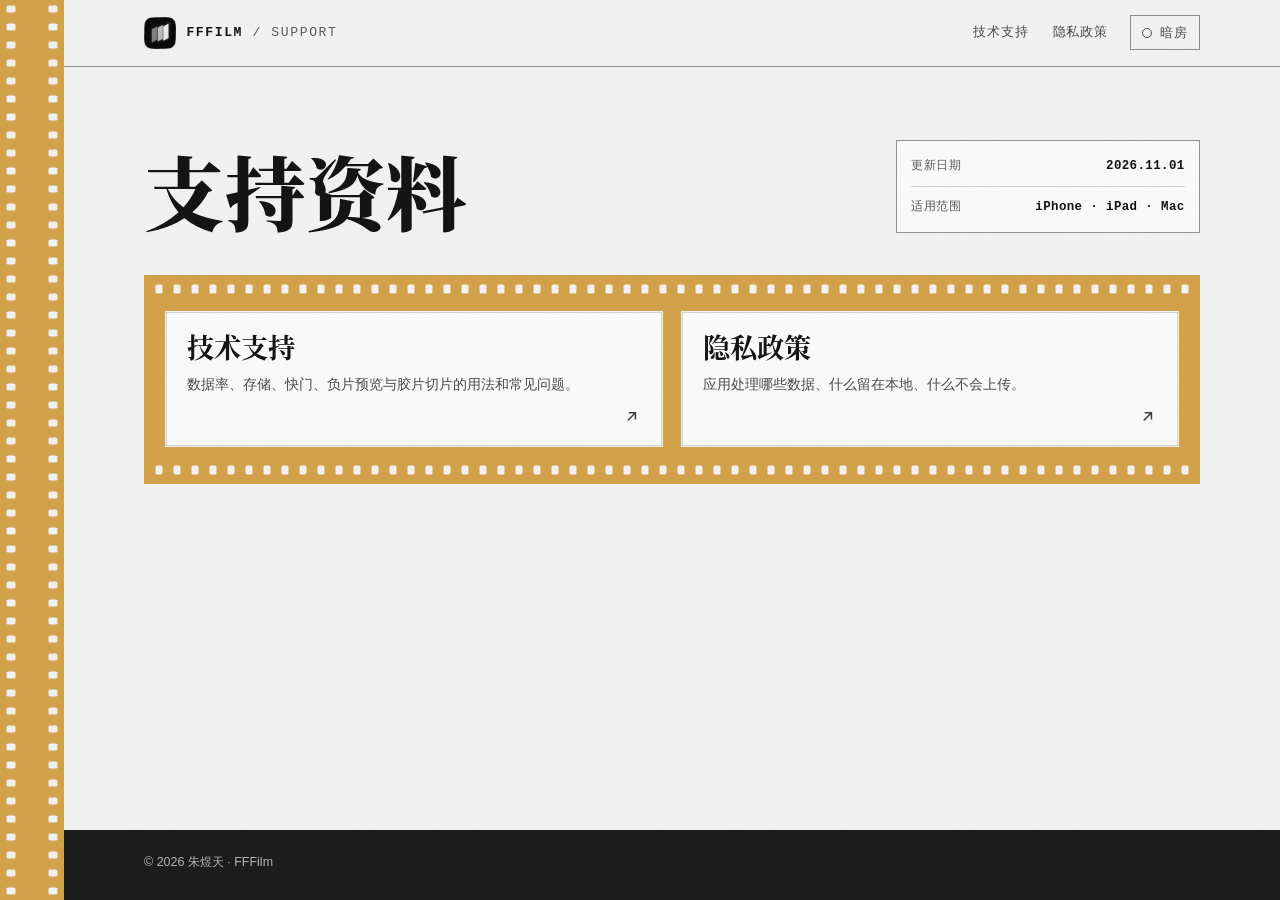
<file: support/index.html>
<!doctype html>
<html lang="zh-CN">
  <head>
    <meta charset="utf-8">
    <meta name="viewport" content="width=device-width, initial-scale=1">
    <meta name="color-scheme" content="light dark">
    <meta name="theme-color" content="#f2f2f2">
    <meta name="description" content="FFFilm 隐私政策与技术支持。">
    <title>FFFilm / 支持</title>
    <link rel="icon" type="image/png" sizes="32x32" href="icons/favicon-32.png">
    <link rel="icon" type="image/png" sizes="64x64" href="icons/favicon-64.png">
    <link rel="icon" type="image/png" sizes="192x192" href="icons/icon-192.png">
    <link rel="apple-touch-icon" sizes="180x180" href="icons/apple-touch-icon.png">
    <link rel="preload" href="fonts/display-700.woff2" as="font" type="font/woff2" crossorigin>
    <link rel="stylesheet" href="styles.css">
    <!-- Runs before first paint so the theme never flashes and script-only controls keep their space. -->
    <script>
      (function (root) {
        root.dataset.js = "";
        try {
          var theme = localStorage.getItem("fffilm-theme");
          if (theme) root.dataset.theme = theme;
        } catch (_) {}
      })(document.documentElement);
    </script>
    <script src="site.js" defer></script>
  </head>
  <body>
    <a class="skip-link" href="#main">跳到主要内容</a>
    <!-- Signature element: the sprocket rail frames every page of the sheet. -->
    <aside class="rail" aria-hidden="true"></aside>

    <div class="page">
      <header class="site-header">
        <div class="wrap">
          <a class="brand" href="index.html" aria-label="FFFilm 支持首页">
            <img class="brand-mark" src="icons/brand-mark.png" alt="" width="32" height="32">
            <span class="brand-name">FFFilm <em>/ support</em></span>
          </a>
          <div class="site-tools">
            <nav class="site-nav" aria-label="主要导航">
              <a href="support.html">技术支持</a>
              <a href="privacy.html">隐私政策</a>
            </nav>
            <button class="theme-toggle needs-js" type="button" aria-pressed="false" aria-label="暗房模式">
              <span class="theme-lamp" aria-hidden="true"></span>
              <span class="theme-label" aria-hidden="true">暗房</span>
            </button>
          </div>
        </div>
      </header>

      <main id="main">
        <div class="wrap">
          <section class="title-block" aria-labelledby="page-title">
            <div class="title-copy">
              <h1 id="page-title">支持资料</h1>
            </div>
            <aside class="meta-block" aria-label="页面信息">
              <dl>
                <div><dt>更新日期</dt><dd>2026.11.01</dd></div>
                <div><dt>适用范围</dt><dd>iPhone · iPad · Mac</dd></div>
              </dl>
            </aside>
          </section>

          <section class="strip" aria-label="资料入口">
            <div class="strip-inner">
              <a class="frame-card" href="support.html">
                <span class="frame-title">技术支持</span>
                <span class="frame-desc">数据率、存储、快门、负片预览与胶片切片的用法和常见问题。</span>
                <svg class="frame-arrow" viewBox="0 0 20 20" aria-hidden="true"><path d="M6 14 14 6M7 6h7v7"/></svg>
              </a>
              <a class="frame-card" href="privacy.html">
                <span class="frame-title">隐私政策</span>
                <span class="frame-desc">应用处理哪些数据、什么留在本地、什么不会上传。</span>
                <svg class="frame-arrow" viewBox="0 0 20 20" aria-hidden="true"><path d="M6 14 14 6M7 6h7v7"/></svg>
              </a>
            </div>
          </section>

        </div>
      </main>

      <footer class="site-footer">
        <div class="wrap">
          <!-- 版权主体为朱煜天；FFFilm 保留为产品名称。 -->
          <p>© 2026 朱煜天 · FFFilm</p>
        </div>
      </footer>
    </div>
  </body>
</html>
</file>
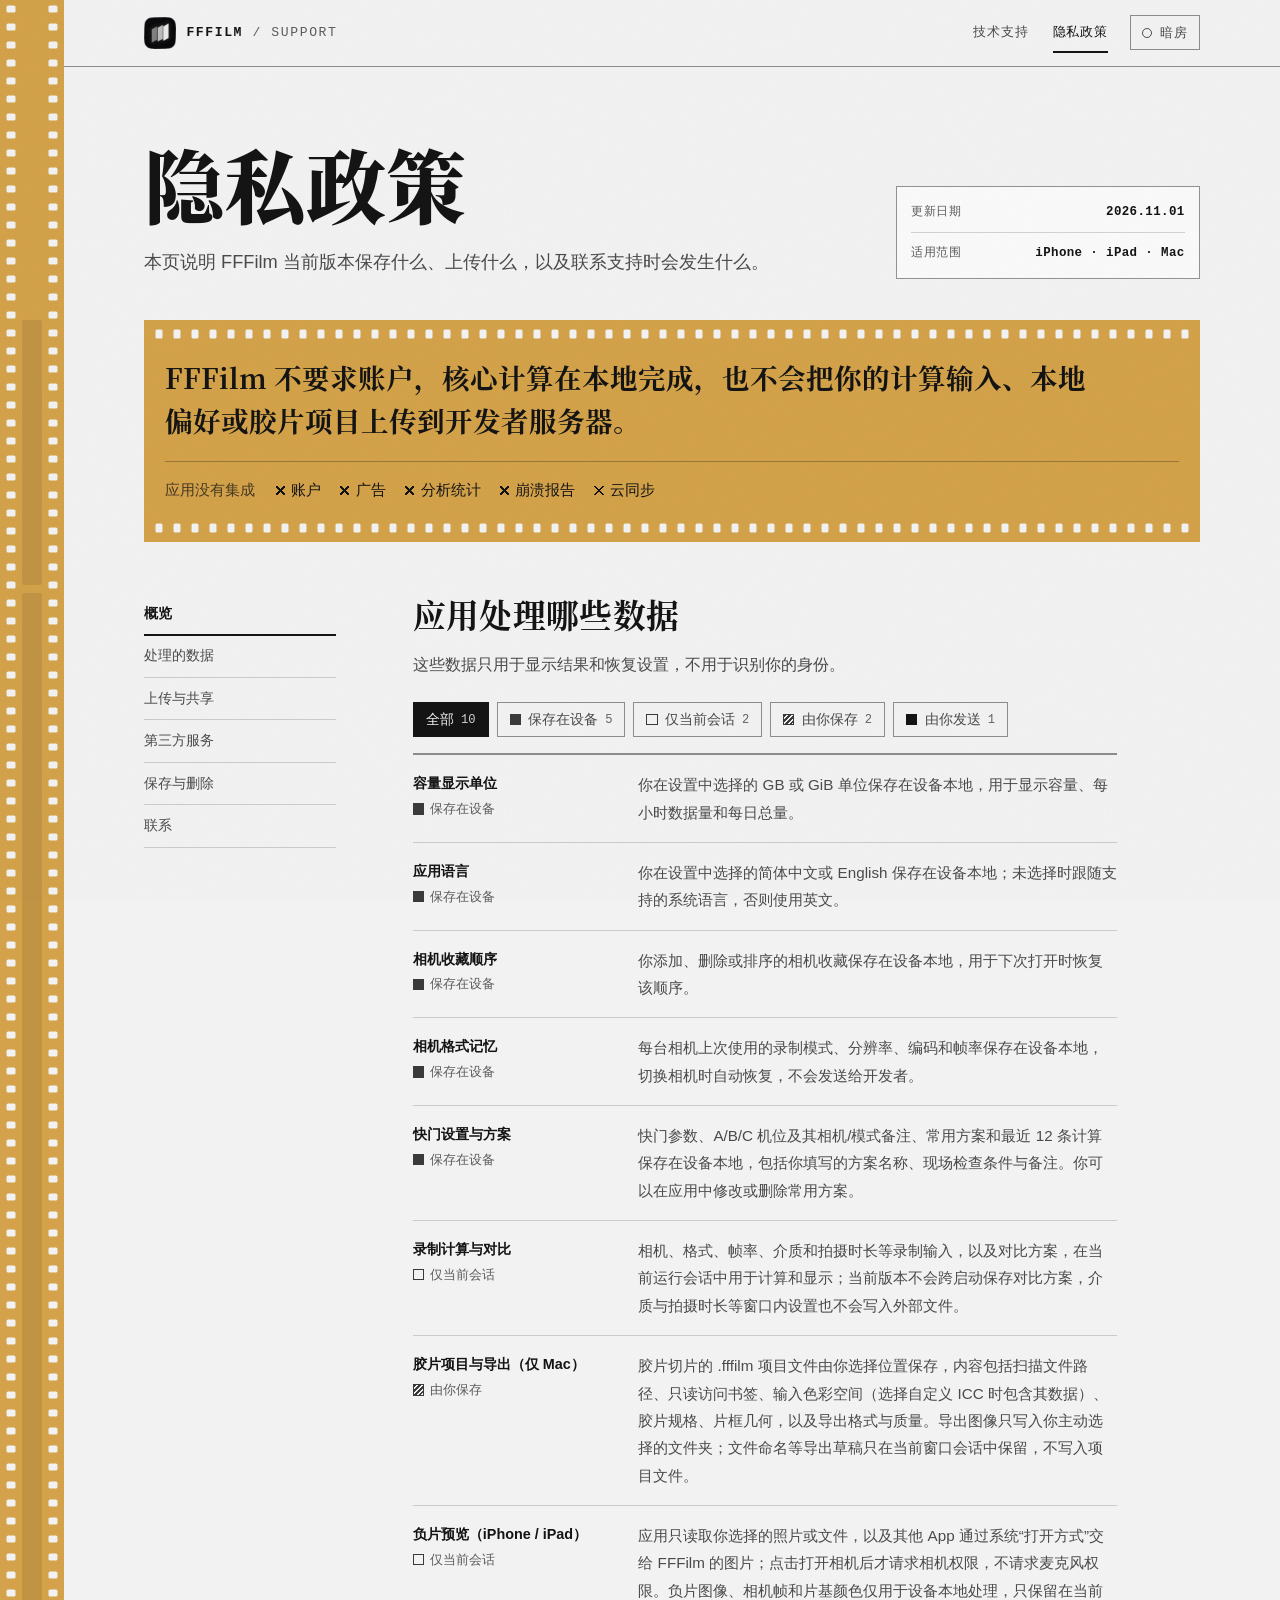
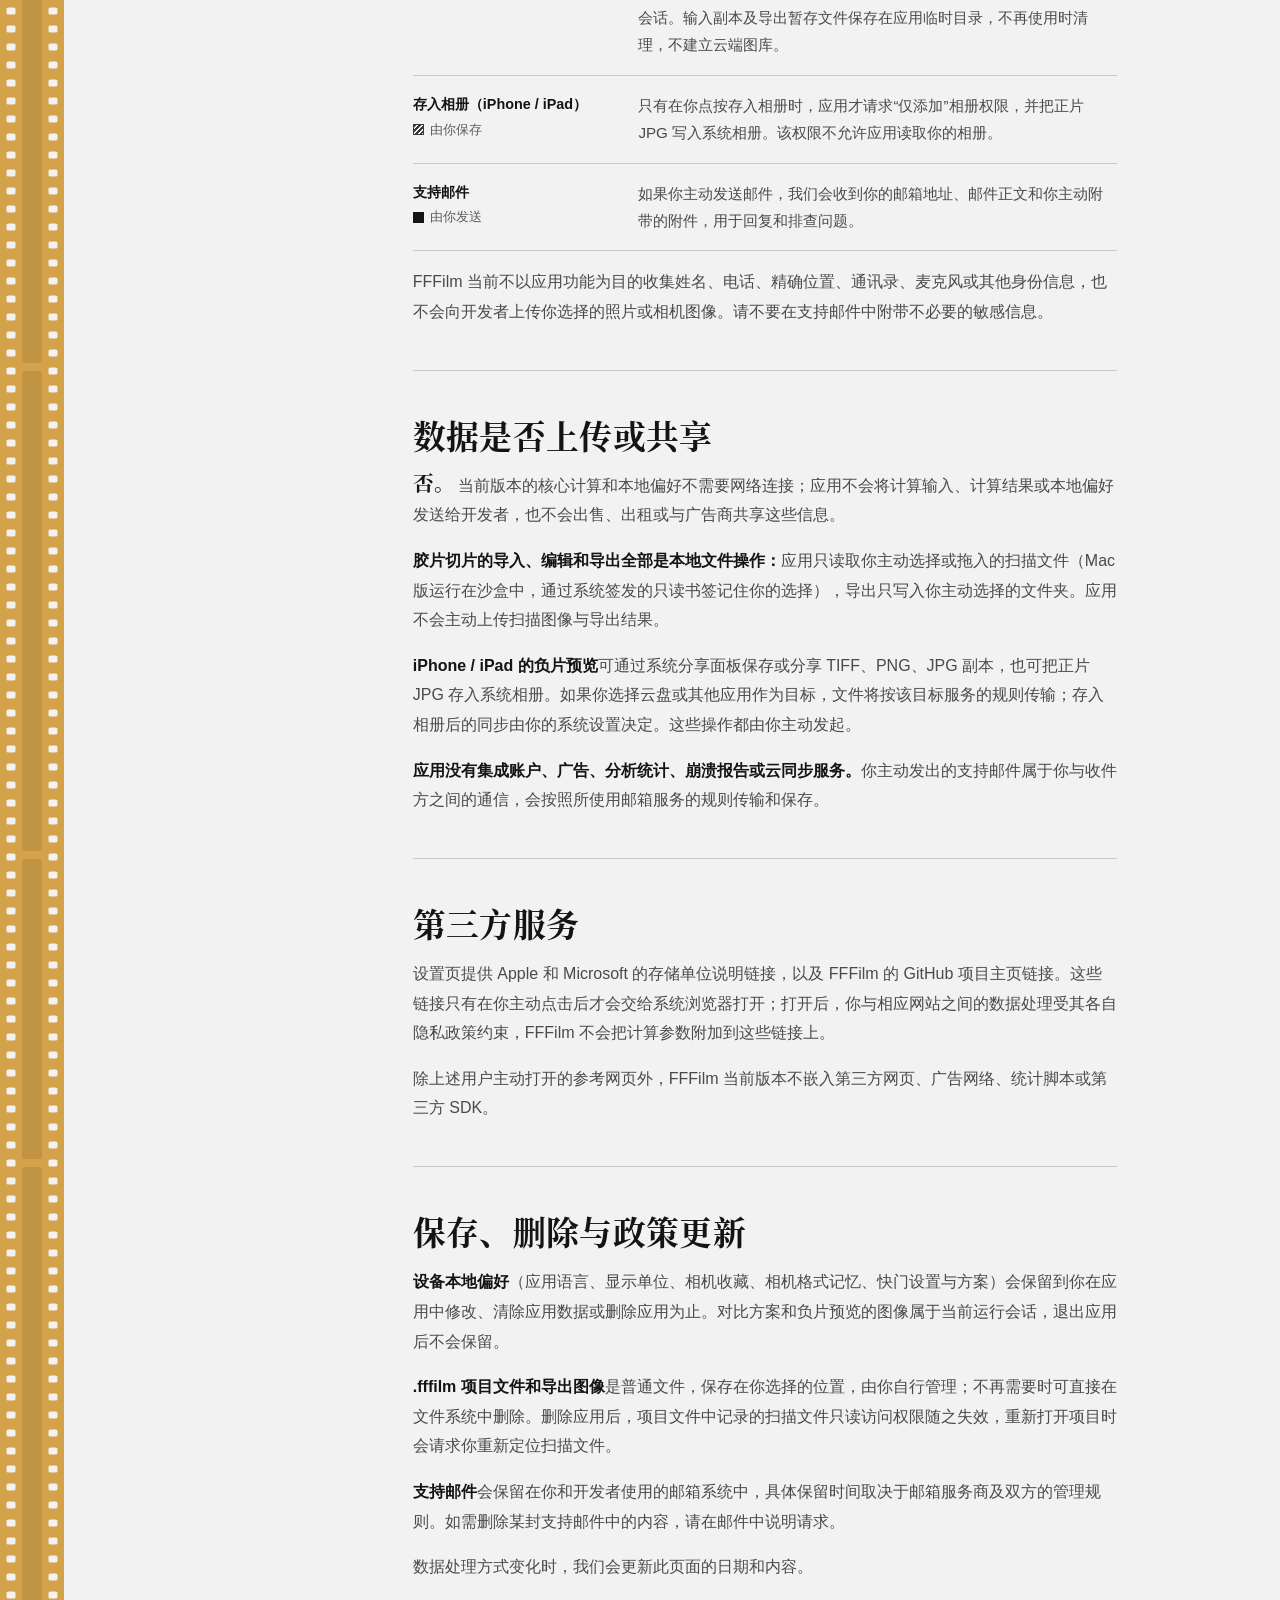
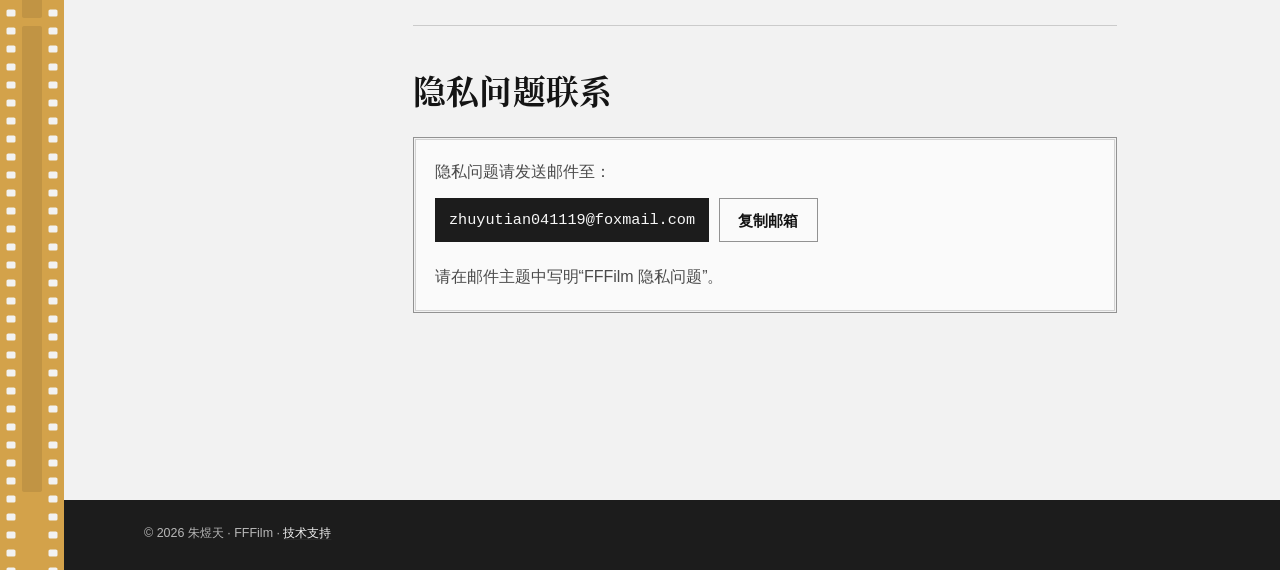
<file: support/privacy.html>
<!doctype html>
<html lang="zh-CN">
  <head>
    <meta charset="utf-8">
    <meta name="viewport" content="width=device-width, initial-scale=1">
    <meta name="color-scheme" content="light dark">
    <meta name="theme-color" content="#f2f2f2">
    <meta name="description" content="FFFilm 隐私政策：说明应用在设备本地保存的数据，以及支持邮件的处理方式。">
    <title>隐私政策 · FFFilm</title>
    <link rel="icon" type="image/png" sizes="32x32" href="icons/favicon-32.png">
    <link rel="icon" type="image/png" sizes="64x64" href="icons/favicon-64.png">
    <link rel="icon" type="image/png" sizes="192x192" href="icons/icon-192.png">
    <link rel="apple-touch-icon" sizes="180x180" href="icons/apple-touch-icon.png">
    <link rel="preload" href="fonts/display-700.woff2" as="font" type="font/woff2" crossorigin>
    <link rel="stylesheet" href="styles.css">
    <!-- Runs before first paint so the theme never flashes and script-only controls keep their space. -->
    <script>
      (function (root) {
        root.dataset.js = "";
        try {
          var theme = localStorage.getItem("fffilm-theme");
          if (theme) root.dataset.theme = theme;
        } catch (_) {}
      })(document.documentElement);
    </script>
    <script src="site.js" defer></script>
  </head>
  <body>
    <a class="skip-link" href="#main">跳到主要内容</a>
    <aside class="rail" aria-hidden="true"></aside>

    <div class="page">
      <header class="site-header">
        <div class="wrap">
          <a class="brand" href="index.html" aria-label="FFFilm 支持首页">
            <img class="brand-mark" src="icons/brand-mark.png" alt="" width="32" height="32">
            <span class="brand-name">FFFilm <em>/ support</em></span>
          </a>
          <div class="site-tools">
            <nav class="site-nav" aria-label="主要导航">
              <a href="support.html">技术支持</a>
              <a href="privacy.html" aria-current="page">隐私政策</a>
            </nav>
            <button class="theme-toggle needs-js" type="button" aria-pressed="false" aria-label="暗房模式">
              <span class="theme-lamp" aria-hidden="true"></span>
              <span class="theme-label" aria-hidden="true">暗房</span>
            </button>
          </div>
        </div>
      </header>

      <main id="main">
        <div class="wrap">
          <section class="title-block" aria-labelledby="page-title">
            <div class="title-copy">
              <h1 id="page-title">隐私政策</h1>
              <p class="lede">本页说明 FFFilm 当前版本保存什么、上传什么，以及联系支持时会发生什么。</p>
            </div>
            <aside class="meta-block" aria-label="页面信息">
              <dl>
                <div><dt>更新日期</dt><dd>2026.11.01</dd></div>
                <div><dt>适用范围</dt><dd>iPhone · iPad · Mac</dd></div>
              </dl>
            </aside>
          </section>

          <section class="strip verdict-strip" id="overview" aria-labelledby="overview-title">
            <h2 class="sr-only" id="overview-title">概览</h2>
            <p class="strip-statement">FFFilm 不要求账户，核心计算在本地完成，也不会把你的计算输入、本地偏好或胶片项目上传到开发者服务器。</p>
            <div class="absent">
              <p id="absent-title">应用没有集成</p>
              <ul aria-labelledby="absent-title">
                <li>账户</li>
                <li>广告</li>
                <li>分析统计</li>
                <li>崩溃报告</li>
                <li>云同步</li>
              </ul>
            </div>
          </section>

          <div class="content-layout">
            <aside class="section-index" aria-label="隐私政策章节">
              <ol>
                <li><a href="#overview">概览</a></li>
                <li><a href="#data">处理的数据</a></li>
                <li><a href="#sharing">上传与共享</a></li>
                <li><a href="#third-party">第三方服务</a></li>
                <li><a href="#retention">保存与删除</a></li>
                <li><a href="#contact">联系</a></li>
              </ol>
            </aside>

            <article class="content">
              <section class="content-section" id="data" aria-labelledby="data-title">
                <h2 id="data-title">应用处理哪些数据</h2>
                <p>这些数据只用于显示结果和恢复设置，不用于识别你的身份。</p>

                <div class="chips chips-ledger needs-js" role="group" aria-label="按数据去向筛选">
                  <button class="chip" type="button" data-filter="all" aria-pressed="true">全部</button>
                  <button class="chip" type="button" data-filter="device" aria-pressed="false"><span class="swatch swatch-device" aria-hidden="true"></span>保存在设备</button>
                  <button class="chip" type="button" data-filter="session" aria-pressed="false"><span class="swatch swatch-session" aria-hidden="true"></span>仅当前会话</button>
                  <button class="chip" type="button" data-filter="saved" aria-pressed="false"><span class="swatch swatch-saved" aria-hidden="true"></span>由你保存</button>
                  <button class="chip" type="button" data-filter="sent" aria-pressed="false"><span class="swatch swatch-sent" aria-hidden="true"></span>由你发送</button>
                </div>

                <dl class="data-table ledger">
                  <div class="data-row" data-topics="device">
                    <dt>容量显示单位<span class="lane"><span class="swatch swatch-device" aria-hidden="true"></span>保存在设备</span></dt>
                    <dd>你在设置中选择的 GB 或 GiB 单位保存在设备本地，用于显示容量、每小时数据量和每日总量。</dd>
                  </div>
                  <div class="data-row" data-topics="device">
                    <dt>应用语言<span class="lane"><span class="swatch swatch-device" aria-hidden="true"></span>保存在设备</span></dt>
                    <dd>你在设置中选择的简体中文或 English 保存在设备本地；未选择时跟随支持的系统语言，否则使用英文。</dd>
                  </div>
                  <div class="data-row" data-topics="device">
                    <dt>相机收藏顺序<span class="lane"><span class="swatch swatch-device" aria-hidden="true"></span>保存在设备</span></dt>
                    <dd>你添加、删除或排序的相机收藏保存在设备本地，用于下次打开时恢复该顺序。</dd>
                  </div>
                  <div class="data-row" data-topics="device">
                    <dt>相机格式记忆<span class="lane"><span class="swatch swatch-device" aria-hidden="true"></span>保存在设备</span></dt>
                    <dd>每台相机上次使用的录制模式、分辨率、编码和帧率保存在设备本地，切换相机时自动恢复，不会发送给开发者。</dd>
                  </div>
                  <div class="data-row" data-topics="device">
                    <dt>快门设置与方案<span class="lane"><span class="swatch swatch-device" aria-hidden="true"></span>保存在设备</span></dt>
                    <dd>快门参数、A/B/C 机位及其相机/模式备注、常用方案和最近 12 条计算保存在设备本地，包括你填写的方案名称、现场检查条件与备注。你可以在应用中修改或删除常用方案。</dd>
                  </div>
                  <div class="data-row" data-topics="session">
                    <dt>录制计算与对比<span class="lane"><span class="swatch swatch-session" aria-hidden="true"></span>仅当前会话</span></dt>
                    <dd>相机、格式、帧率、介质和拍摄时长等录制输入，以及对比方案，在当前运行会话中用于计算和显示；当前版本不会跨启动保存对比方案，介质与拍摄时长等窗口内设置也不会写入外部文件。</dd>
                  </div>
                  <div class="data-row" data-topics="saved">
                    <dt>胶片项目与导出（仅 Mac）<span class="lane"><span class="swatch swatch-saved" aria-hidden="true"></span>由你保存</span></dt>
                    <dd>胶片切片的 .fffilm 项目文件由你选择位置保存，内容包括扫描文件路径、只读访问书签、输入色彩空间（选择自定义 ICC 时包含其数据）、胶片规格、片框几何，以及导出格式与质量。导出图像只写入你主动选择的文件夹；文件命名等导出草稿只在当前窗口会话中保留，不写入项目文件。</dd>
                  </div>
                  <!-- Negative preview only accesses user-selected images and an explicitly authorized camera. -->
                  <div class="data-row" data-topics="session">
                    <dt>负片预览（iPhone / iPad）<span class="lane"><span class="swatch swatch-session" aria-hidden="true"></span>仅当前会话</span></dt>
                    <dd>应用只读取你选择的照片或文件，以及其他 App 通过系统“打开方式”交给 FFFilm 的图片；点击打开相机后才请求相机权限，不请求麦克风权限。负片图像、相机帧和片基颜色仅用于设备本地处理，只保留在当前会话。输入副本及导出暂存文件保存在应用临时目录，不再使用时清理，不建立云端图库。</dd>
                  </div>
                  <div class="data-row" data-topics="saved">
                    <dt>存入相册（iPhone / iPad）<span class="lane"><span class="swatch swatch-saved" aria-hidden="true"></span>由你保存</span></dt>
                    <dd>只有在你点按存入相册时，应用才请求“仅添加”相册权限，并把正片 JPG 写入系统相册。该权限不允许应用读取你的相册。</dd>
                  </div>
                  <div class="data-row" data-topics="sent">
                    <dt>支持邮件<span class="lane"><span class="swatch swatch-sent" aria-hidden="true"></span>由你发送</span></dt>
                    <dd>如果你主动发送邮件，我们会收到你的邮箱地址、邮件正文和你主动附带的附件，用于回复和排查问题。</dd>
                  </div>
                </dl>
                <p>FFFilm 当前不以应用功能为目的收集姓名、电话、精确位置、通讯录、麦克风或其他身份信息，也不会向开发者上传你选择的照片或相机图像。请不要在支持邮件中附带不必要的敏感信息。</p>
              </section>

              <section class="content-section" id="sharing" aria-labelledby="sharing-title">
                <h2 id="sharing-title">数据是否上传或共享</h2>
                <p><span class="verdict">否。</span>当前版本的核心计算和本地偏好不需要网络连接；应用不会将计算输入、计算结果或本地偏好发送给开发者，也不会出售、出租或与广告商共享这些信息。</p>
                <p><strong>胶片切片的导入、编辑和导出全部是本地文件操作：</strong>应用只读取你主动选择或拖入的扫描文件（Mac 版运行在沙盒中，通过系统签发的只读书签记住你的选择），导出只写入你主动选择的文件夹。应用不会主动上传扫描图像与导出结果。</p>
                <p><strong>iPhone / iPad 的负片预览</strong>可通过系统分享面板保存或分享 TIFF、PNG、JPG 副本，也可把正片 JPG 存入系统相册。如果你选择云盘或其他应用作为目标，文件将按该目标服务的规则传输；存入相册后的同步由你的系统设置决定。这些操作都由你主动发起。</p>
                <p><strong>应用没有集成账户、广告、分析统计、崩溃报告或云同步服务。</strong>你主动发出的支持邮件属于你与收件方之间的通信，会按照所使用邮箱服务的规则传输和保存。</p>
              </section>

              <section class="content-section" id="third-party" aria-labelledby="third-party-title">
                <h2 id="third-party-title">第三方服务</h2>
                <p>设置页提供 Apple 和 Microsoft 的存储单位说明链接，以及 FFFilm 的 GitHub 项目主页链接。这些链接只有在你主动点击后才会交给系统浏览器打开；打开后，你与相应网站之间的数据处理受其各自隐私政策约束，FFFilm 不会把计算参数附加到这些链接上。</p>
                <p>除上述用户主动打开的参考网页外，FFFilm 当前版本不嵌入第三方网页、广告网络、统计脚本或第三方 SDK。</p>
              </section>

              <section class="content-section" id="retention" aria-labelledby="retention-title">
                <h2 id="retention-title">保存、删除与政策更新</h2>
                <p><strong>设备本地偏好</strong>（应用语言、显示单位、相机收藏、相机格式记忆、快门设置与方案）会保留到你在应用中修改、清除应用数据或删除应用为止。对比方案和负片预览的图像属于当前运行会话，退出应用后不会保留。</p>
                <p><strong>.fffilm 项目文件和导出图像</strong>是普通文件，保存在你选择的位置，由你自行管理；不再需要时可直接在文件系统中删除。删除应用后，项目文件中记录的扫描文件只读访问权限随之失效，重新打开项目时会请求你重新定位扫描文件。</p>
                <p><strong>支持邮件</strong>会保留在你和开发者使用的邮箱系统中，具体保留时间取决于邮箱服务商及双方的管理规则。如需删除某封支持邮件中的内容，请在邮件中说明请求。</p>
                <p>数据处理方式变化时，我们会更新此页面的日期和内容。</p>
              </section>

              <section class="content-section" id="contact" aria-labelledby="contact-title">
                <h2 id="contact-title">隐私问题联系</h2>
                <!-- Keep the public support address synchronized with support.html. -->
                <div class="contact-card">
                  <p>隐私问题请发送邮件至：</p>
                  <div class="contact-actions">
                    <p class="email-chip"><a href="mailto:zhuyutian041119@foxmail.com?subject=FFFilm%20%E9%9A%90%E7%A7%81%E9%97%AE%E9%A2%98">zhuyutian041119@foxmail.com</a></p>
                    <button class="button button-quiet needs-js" type="button" data-copy="zhuyutian041119@foxmail.com">复制邮箱</button>
                  </div>
                  <p>请在邮件主题中写明“FFFilm 隐私问题”。</p>
                </div>
              </section>
            </article>
          </div>
        </div>
      </main>

      <footer class="site-footer">
        <div class="wrap">
          <!-- 版权主体为朱煜天；FFFilm 保留为产品名称。 -->
          <p>© 2026 朱煜天 · FFFilm · <a href="support.html">技术支持</a></p>
        </div>
      </footer>
    </div>
  </body>
</html>
</file>
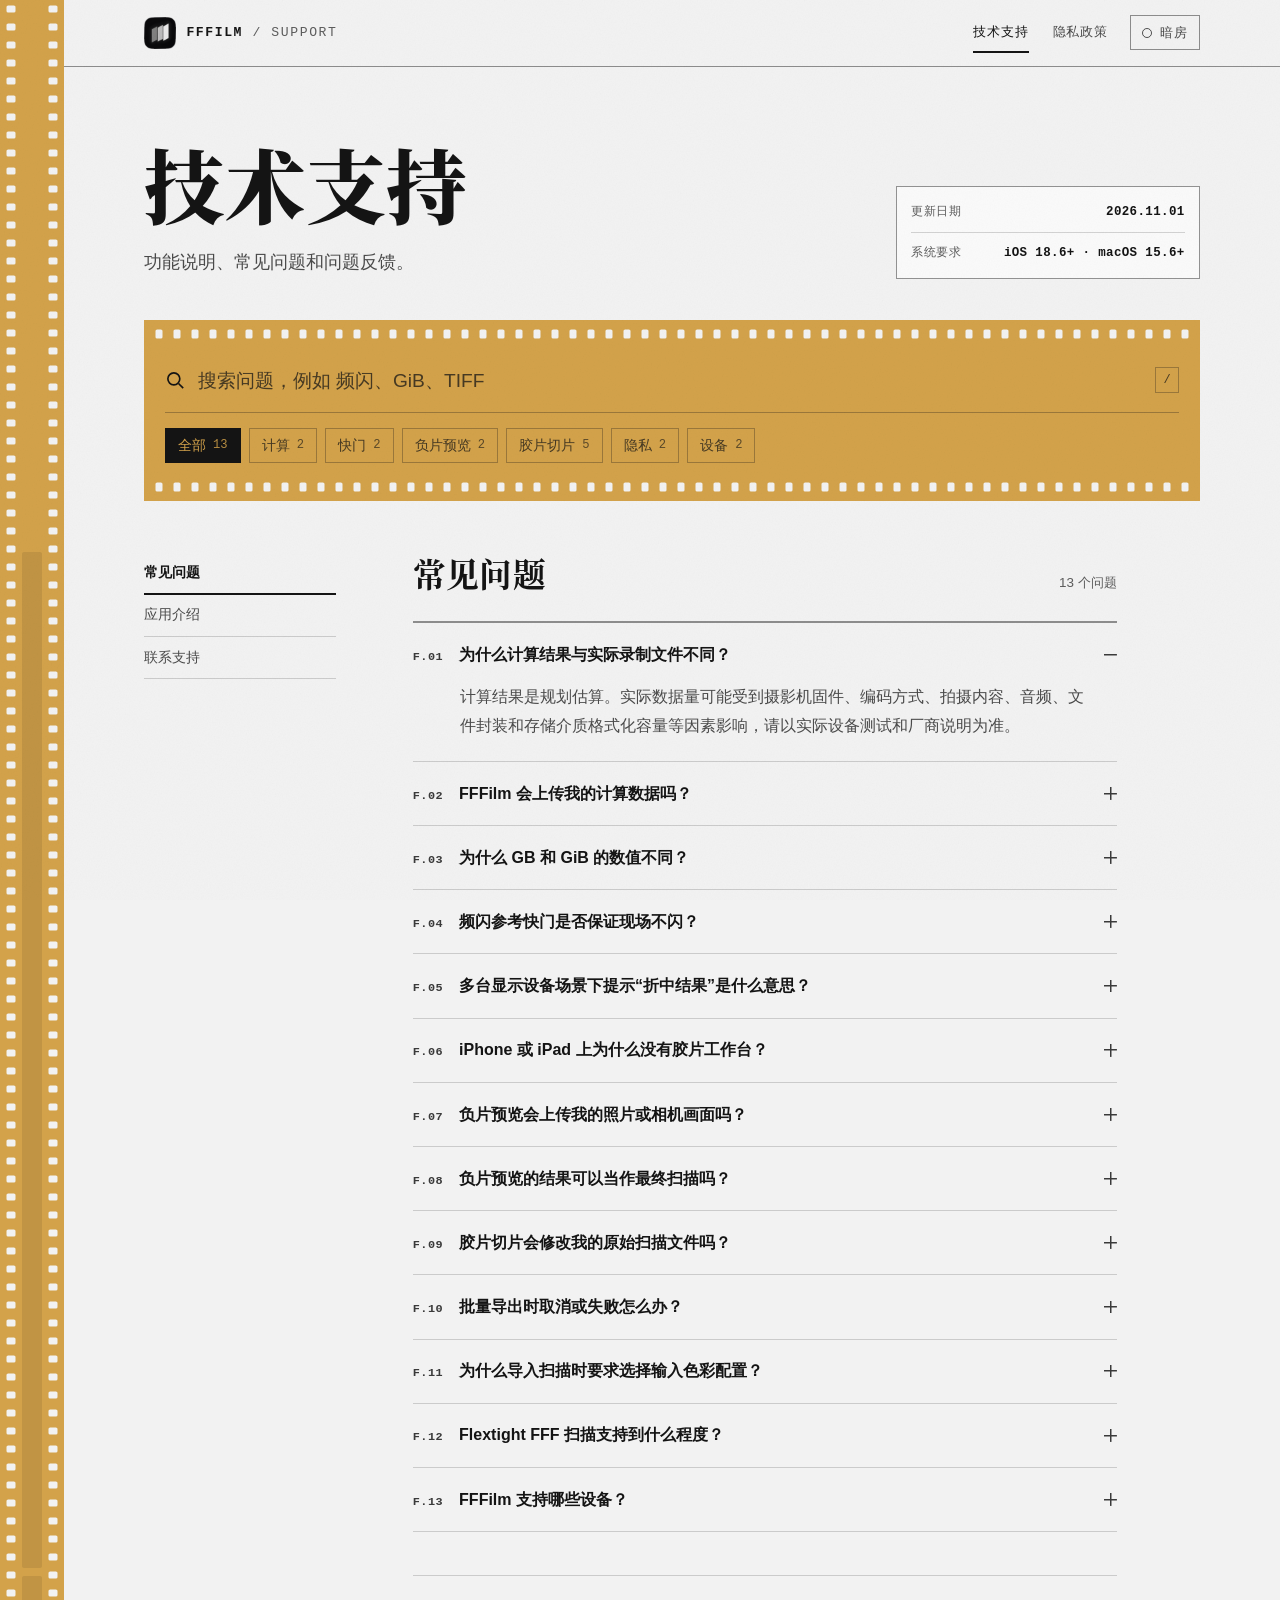
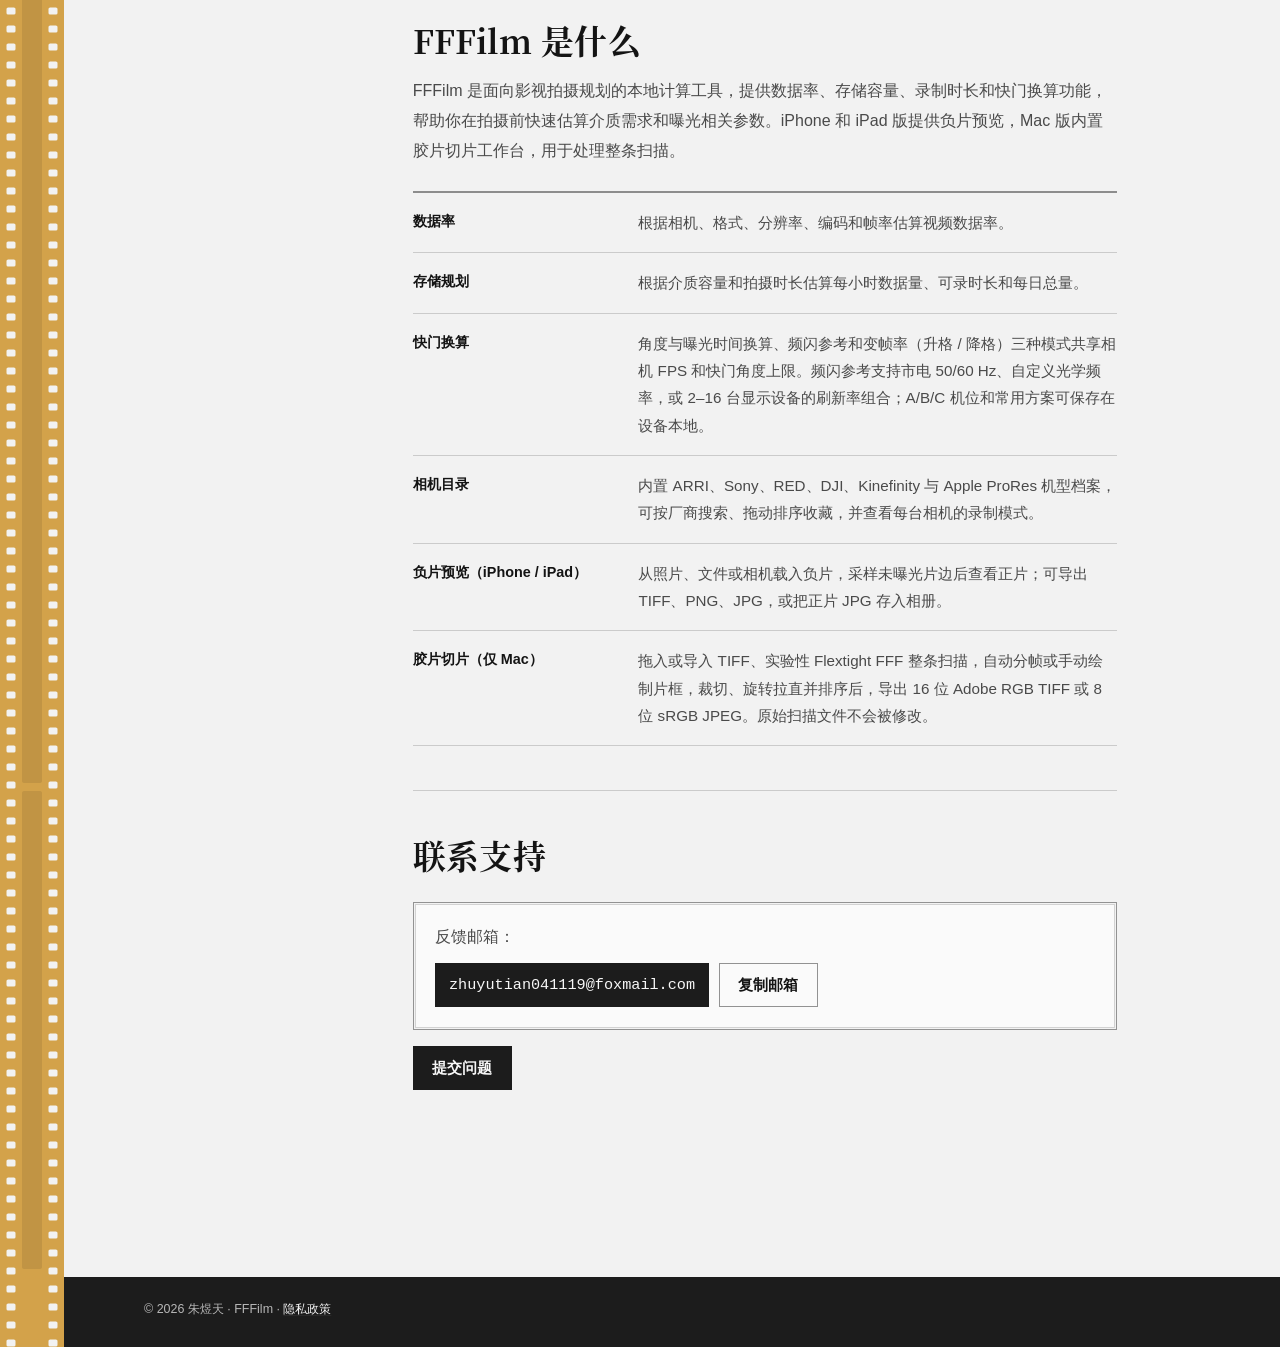
<file: support/support.html>
<!doctype html>
<html lang="zh-CN">
  <head>
    <meta charset="utf-8">
    <meta name="viewport" content="width=device-width, initial-scale=1">
    <meta name="color-scheme" content="light dark">
    <meta name="theme-color" content="#f2f2f2">
    <meta name="description" content="FFFilm 技术支持、常见问题和问题反馈说明。">
    <title>技术支持 · FFFilm</title>
    <link rel="icon" type="image/png" sizes="32x32" href="icons/favicon-32.png">
    <link rel="icon" type="image/png" sizes="64x64" href="icons/favicon-64.png">
    <link rel="icon" type="image/png" sizes="192x192" href="icons/icon-192.png">
    <link rel="apple-touch-icon" sizes="180x180" href="icons/apple-touch-icon.png">
    <link rel="preload" href="fonts/display-700.woff2" as="font" type="font/woff2" crossorigin>
    <link rel="stylesheet" href="styles.css">
    <!-- Runs before first paint so the theme never flashes and script-only controls keep their space. -->
    <script>
      (function (root) {
        root.dataset.js = "";
        try {
          var theme = localStorage.getItem("fffilm-theme");
          if (theme) root.dataset.theme = theme;
        } catch (_) {}
      })(document.documentElement);
    </script>
    <script src="site.js" defer></script>
  </head>
  <body>
    <a class="skip-link" href="#main">跳到主要内容</a>
    <aside class="rail" aria-hidden="true"></aside>

    <div class="page">
      <header class="site-header">
        <div class="wrap">
          <a class="brand" href="index.html" aria-label="FFFilm 支持首页">
            <img class="brand-mark" src="icons/brand-mark.png" alt="" width="32" height="32">
            <span class="brand-name">FFFilm <em>/ support</em></span>
          </a>
          <div class="site-tools">
            <nav class="site-nav" aria-label="主要导航">
              <a href="support.html" aria-current="page">技术支持</a>
              <a href="privacy.html">隐私政策</a>
            </nav>
            <button class="theme-toggle needs-js" type="button" aria-pressed="false" aria-label="暗房模式">
              <span class="theme-lamp" aria-hidden="true"></span>
              <span class="theme-label" aria-hidden="true">暗房</span>
            </button>
          </div>
        </div>
      </header>

      <main id="main">
        <div class="wrap">
          <section class="title-block" aria-labelledby="page-title">
            <div class="title-copy">
              <h1 id="page-title">技术支持</h1>
              <p class="lede">功能说明、常见问题和问题反馈。</p>
            </div>
            <aside class="meta-block" aria-label="页面信息">
              <dl>
                <div><dt>更新日期</dt><dd>2026.11.01</dd></div>
                <div><dt>系统要求</dt><dd>iOS 18.6+ · macOS 15.6+</dd></div>
              </dl>
            </aside>
          </section>

          <section class="strip finder needs-js" aria-label="搜索常见问题">
            <div class="finder-field">
              <svg class="finder-icon" viewBox="0 0 20 20" aria-hidden="true"><circle cx="8.5" cy="8.5" r="5.75"/><path d="m13 13 4.5 4.5"/></svg>
              <label class="sr-only" for="faq-search">搜索常见问题</label>
              <input id="faq-search" type="search" placeholder="搜索问题，例如 频闪、GiB、TIFF" autocomplete="off" enterkeyhint="search">
              <kbd class="finder-key" aria-hidden="true">/</kbd>
              <button class="finder-clear" type="button" aria-label="清除搜索" hidden>
                <svg viewBox="0 0 20 20" aria-hidden="true"><path d="m5 5 10 10M15 5 5 15"/></svg>
              </button>
            </div>
            <div class="chips" role="group" aria-label="按主题筛选">
              <button class="chip" type="button" data-filter="all" aria-pressed="true">全部</button>
              <button class="chip" type="button" data-filter="calc" aria-pressed="false">计算</button>
              <button class="chip" type="button" data-filter="shutter" aria-pressed="false">快门</button>
              <button class="chip" type="button" data-filter="negative" aria-pressed="false">负片预览</button>
              <button class="chip" type="button" data-filter="film" aria-pressed="false">胶片切片</button>
              <button class="chip" type="button" data-filter="privacy" aria-pressed="false">隐私</button>
              <button class="chip" type="button" data-filter="device" aria-pressed="false">设备</button>
            </div>
          </section>

          <div class="content-layout">
            <aside class="section-index" aria-label="技术支持章节">
              <ol>
                <li><a href="#faq">常见问题</a></li>
                <li><a href="#about">应用介绍</a></li>
                <li><a href="#contact">联系支持</a></li>
              </ol>
            </aside>

            <article class="content">
              <section class="content-section" id="faq" aria-labelledby="faq-title">
                <div class="section-head">
                  <h2 id="faq-title">常见问题</h2>
                  <p class="faq-count needs-js" role="status"></p>
                </div>
                <div class="faq-list">
                  <details class="faq" id="q-estimate" data-topics="calc" data-terms="bitrate 码率 文件大小 data rate" open>
                    <summary data-frame="F.01">为什么计算结果与实际录制文件不同？</summary>
                    <p>计算结果是规划估算。实际数据量可能受到摄影机固件、编码方式、拍摄内容、音频、文件封装和存储介质格式化容量等因素影响，请以实际设备测试和厂商说明为准。</p>
                  </details>
                  <details class="faq" id="q-upload" data-topics="privacy" data-terms="upload 隐私 privacy 联网">
                    <summary data-frame="F.02">FFFilm 会上传我的计算数据吗？</summary>
                    <p>当前版本的核心计算在设备本地完成，不要求登录，也不会把计算输入、结果或本地偏好上传到开发者服务器。完整说明请查看<a href="privacy.html">隐私政策</a>。</p>
                  </details>
                  <details class="faq" id="q-units" data-topics="calc" data-terms="容量 1000 1024 storage">
                    <summary data-frame="F.03">为什么 GB 和 GiB 的数值不同？</summary>
                    <p>GB 使用 1000 进制，GiB 使用 1024 进制。FFFilm 的设置可以切换显示单位；码率、实际可录时长和容量占用百分比的计算逻辑不因此改变。</p>
                  </details>
                  <details class="faq" id="q-flicker" data-topics="shutter" data-terms="flicker led pwm">
                    <summary data-frame="F.04">频闪参考快门是否保证现场不闪？</summary>
                    <p>不能保证。参考候选基于输入的光学频率和理论模型；LED、PWM、滚动快门、电源波动和现场灯具差异都可能影响结果。请在实际灯光和摄影机组合下测试。</p>
                  </details>
                  <details class="faq" id="q-compromise" data-topics="shutter" data-terms="flicker 显示器 屏幕 led wall">
                    <summary data-frame="F.05">多台显示设备场景下提示“折中结果”是什么意思？</summary>
                    <p>当 2–16 台显示设备的刷新率组合在当前限制内没有严格共同解时，FFFilm 会给出折中的角度与时间：优先减小各设备的最大周期偏差，同等偏差时接近首选角度。周期偏差不代表频闪强度，折中结果仍可能出现频闪，请以实拍为准。</p>
                  </details>
                  <details class="faq" id="q-film-ipad" data-topics="film device" data-terms="film scan 切片 工作台">
                    <summary data-frame="F.06">iPhone 或 iPad 上为什么没有胶片工作台？</summary>
                    <p>胶片切片目前仅在 Mac 版提供：在 Mac 工具栏打开“胶片”标签（或按 ⌘3）。iPhone 和 iPad 版本提供完整的数据率与快门计算功能，以及负片预览。</p>
                  </details>
                  <details class="faq" id="q-negative-upload" data-topics="negative privacy" data-terms="negative upload camera photos 相机 相册 权限">
                    <summary data-frame="F.07">负片预览会上传我的照片或相机画面吗？</summary>
                    <p>不会。负片图像和相机帧只在设备本地处理，也不建立图库。打开相机时才请求相机权限，不请求麦克风权限；存入相册时只请求“仅添加”权限。完整说明请查看<a href="privacy.html">隐私政策</a>。</p>
                  </details>
                  <details class="faq" id="q-negative-final" data-topics="negative" data-terms="negative scan 扫描 色彩 tiff">
                    <summary data-frame="F.08">负片预览的结果可以当作最终扫描吗？</summary>
                    <p>不建议。负片预览用于查看，没有额外调色、裁切、预设或批处理，也不承诺扫描级色彩还原。多页 TIFF 和浮点 TIFF 暂不支持。</p>
                  </details>
                  <details class="faq" id="q-film-original" data-topics="film" data-terms="scan 原图 project 项目">
                    <summary data-frame="F.09">胶片切片会修改我的原始扫描文件吗？</summary>
                    <p>不会。原始扫描只被读取；分帧、裁切和旋转等调整保存在你选择位置保存的 .fffilm 项目文件中，导出图像只写入你主动选择的文件夹。删除应用不影响原始扫描和已导出的文件。</p>
                  </details>
                  <details class="faq" id="q-batch-export" data-topics="film" data-terms="export cancel retry 重试">
                    <summary data-frame="F.10">批量导出时取消或失败怎么办？</summary>
                    <p>取消后可以继续导出剩余项，失败时可以按原任务重试；默认保留同名文件的两份副本。文件命名等导出草稿只在当前窗口会话中保留，不写入项目文件。</p>
                  </details>
                  <details class="faq" id="q-input-profile" data-topics="film" data-terms="icc color profile 色彩空间 adobe rgb srgb">
                    <summary data-frame="F.11">为什么导入扫描时要求选择输入色彩配置？</summary>
                    <p>未嵌入色彩配置的扫描无法被准确解释。FFFilm 会要求你指定扫描软件实际输出的色彩空间（如 sRGB、Adobe RGB），或提供匹配的 RGB ICC 文件；仅知道数据是线性的，不足以推断色彩原色。胶片切片不做自动负片转换，色调调整请交给专业后期软件。</p>
                  </details>
                  <details class="faq" id="q-flextight" data-topics="film" data-terms="fff flexcolor raw scanner 扫描仪">
                    <summary data-frame="F.12">Flextight FFF 扫描支持到什么程度？</summary>
                    <p>FFF 支持为实验性：已测试样本的 16 位 RGB 解码可用，但无法覆盖所有专有变体或校准过的扫描仪色彩；相机 RAW FFF 与 FlexColor 处理历史不受支持。请在自己的样本上验证后再纳入工作流。</p>
                  </details>
                  <details class="faq" id="q-devices" data-topics="device" data-terms="ios macos 系统要求 camera catalog 相机目录">
                    <summary data-frame="F.13">FFFilm 支持哪些设备？</summary>
                    <p>当前版本面向 iPhone、iPad 和 Mac，需要 iOS / iPadOS 18.6 或 macOS 15.6 及以上系统。相机目录中的规格与录制模式来自应用内置资料，不代表对某台摄影机全部固件或全部能力的穷尽说明。</p>
                  </details>
                </div>
                <div class="faq-empty" hidden>
                  <p>没有找到与“<span class="faq-empty-query"></span>”相关的问题。</p>
                  <button class="button" type="button" data-carry-query>把它写进问题反馈</button>
                </div>
              </section>

              <section class="content-section" id="about" aria-labelledby="about-title">
                <h2 id="about-title">FFFilm 是什么</h2>
                <p>FFFilm 是面向影视拍摄规划的本地计算工具，提供数据率、存储容量、录制时长和快门换算功能，帮助你在拍摄前快速估算介质需求和曝光相关参数。iPhone 和 iPad 版提供负片预览，Mac 版内置胶片切片工作台，用于处理整条扫描。</p>
                <dl class="data-table">
                  <div class="data-row">
                    <dt>数据率</dt>
                    <dd>根据相机、格式、分辨率、编码和帧率估算视频数据率。</dd>
                  </div>
                  <div class="data-row">
                    <dt>存储规划</dt>
                    <dd>根据介质容量和拍摄时长估算每小时数据量、可录时长和每日总量。</dd>
                  </div>
                  <div class="data-row">
                    <dt>快门换算</dt>
                    <dd>角度与曝光时间换算、频闪参考和变帧率（升格 / 降格）三种模式共享相机 FPS 和快门角度上限。频闪参考支持市电 50/60 Hz、自定义光学频率，或 2–16 台显示设备的刷新率组合；A/B/C 机位和常用方案可保存在设备本地。</dd>
                  </div>
                  <div class="data-row">
                    <dt>相机目录</dt>
                    <dd>内置 ARRI、Sony、RED、DJI、Kinefinity 与 Apple ProRes 机型档案，可按厂商搜索、拖动排序收藏，并查看每台相机的录制模式。</dd>
                  </div>
                  <div class="data-row">
                    <dt>负片预览（iPhone / iPad）</dt>
                    <dd>从照片、文件或相机载入负片，采样未曝光片边后查看正片；可导出 TIFF、PNG、JPG，或把正片 JPG 存入相册。</dd>
                  </div>
                  <div class="data-row">
                    <dt>胶片切片（仅 Mac）</dt>
                    <dd>拖入或导入 TIFF、实验性 Flextight FFF 整条扫描，自动分帧或手动绘制片框，裁切、旋转拉直并排序后，导出 16 位 Adobe RGB TIFF 或 8 位 sRGB JPEG。原始扫描文件不会被修改。</dd>
                  </div>
                </dl>
              </section>

              <!-- Without scripting the sheet cannot open, so this checklist stands in; #report opens the sheet otherwise. -->
              <section class="content-section no-script" id="report" aria-labelledby="report-title">
                <h2 id="report-title">提交问题</h2>

                <ul>
                  <li><strong>应用版本：</strong>可在系统或 App Store 的应用信息中查看。</li>
                  <li><strong>设备与系统：</strong>例如 iPhone 17 Pro、iPad 或 Mac，以及对应的 iOS / iPadOS / macOS 版本。</li>
                  <li><strong>复现步骤：</strong>从打开应用到出现问题的具体操作顺序。</li>
                  <li><strong>当前设置：</strong>相机、模式、分辨率、编码、帧率、介质和拍摄时长等相关选项。</li>
                  <li><strong>胶片切片（如涉及）：</strong>扫描格式（TIFF 或 FFF）、导入与分帧的操作步骤、导出格式与质量设置，以及 .fffilm 项目能否正常重新打开。</li>
                  <li><strong>负片预览（如涉及）：</strong>图像来源（照片、文件或相机）、镜头与分辨率设置，以及是否已采样片边。</li>
                  <li><strong>截图或录屏：</strong>如能帮助说明问题，请一并附上；请先移除不必要的个人或项目敏感信息。</li>
                </ul>
              </section>

              <section class="content-section" id="contact" aria-labelledby="contact-title">
                <h2 id="contact-title">联系支持</h2>
                <!-- Keep the public support address synchronized with privacy.html. -->
                <div class="contact-card">
                  <p>反馈邮箱：</p>
                  <div class="contact-actions">
                    <p class="email-chip"><a href="mailto:zhuyutian041119@foxmail.com">zhuyutian041119@foxmail.com</a></p>
                    <button class="button button-quiet needs-js" type="button" data-copy="zhuyutian041119@foxmail.com">复制邮箱</button>
                  </div>
                </div>
                <!-- The report form stays off the page until asked for: it lives in the sheet below. -->
                <button class="button contact-report needs-js" type="button" data-report-open>提交问题</button>
              </section>
            </article>
          </div>
        </div>
      </main>

      <footer class="site-footer">
        <div class="wrap">
          <!-- 版权主体为朱煜天；FFFilm 保留为产品名称。 -->
          <p>© 2026 朱煜天 · FFFilm · <a href="privacy.html">隐私政策</a></p>
        </div>
      </footer>
    </div>

    <!-- Report sheet. Field names become the mail's line labels. Keep data-to synchronized with the contact address. -->
    <dialog class="report-sheet" id="report-sheet" aria-labelledby="report-sheet-title">
      <form class="report" data-to="zhuyutian041119@foxmail.com" novalidate>
        <header class="report-head">
          <h2 id="report-sheet-title">提交问题</h2>
        </header>
        <div class="report-body">
          <fieldset class="field">
            <legend>涉及功能</legend>
            <div class="choices" data-report-feature>
              <label class="choice"><input type="radio" name="涉及功能" value="数据率与存储"><span>数据率与存储</span></label>
              <label class="choice"><input type="radio" name="涉及功能" value="快门换算"><span>快门换算</span></label>
              <label class="choice"><input type="radio" name="涉及功能" value="相机目录"><span>相机目录</span></label>
              <label class="choice"><input type="radio" name="涉及功能" value="负片预览" data-group="negative"><span>负片预览</span></label>
              <label class="choice"><input type="radio" name="涉及功能" value="胶片切片" data-group="film"><span>胶片切片</span></label>
              <label class="choice"><input type="radio" name="涉及功能" value="其他"><span>其他</span></label>
            </div>
          </fieldset>

          <div class="field">
            <label for="r-issue">遇到的问题</label>
            <input id="r-issue" name="遇到的问题" type="text" required aria-describedby="r-issue-error">
            <p class="field-error" id="r-issue-error" hidden>请先写下遇到的问题，再发送或复制。</p>
          </div>

          <div class="field">
            <label for="r-version">应用版本</label>
            <input id="r-version" name="应用版本" type="text" aria-describedby="r-version-hint">
            <p class="field-hint" id="r-version-hint">可在系统或 App Store 的应用信息中查看。</p>
          </div>

          <div class="field">
            <label for="r-device">设备与系统</label>
            <input id="r-device" name="设备与系统" type="text" aria-describedby="r-device-hint">
            <p class="field-hint" id="r-device-hint">例如 iPhone 17 Pro、iPad 或 Mac，以及对应的 iOS / iPadOS / macOS 版本。</p>
          </div>

          <div class="field">
            <label for="r-steps">复现步骤</label>
            <textarea id="r-steps" name="复现步骤" rows="3" aria-describedby="r-steps-hint"></textarea>
            <p class="field-hint" id="r-steps-hint">从打开应用到出现问题的具体操作顺序。</p>
          </div>

          <fieldset class="field-group" data-for="general">
            <div class="field">
              <label for="r-settings">当前设置</label>
              <textarea id="r-settings" name="当前设置" rows="2" aria-describedby="r-settings-hint"></textarea>
              <p class="field-hint" id="r-settings-hint">相机、模式、分辨率、编码、帧率、介质和拍摄时长等相关选项。</p>
            </div>
          </fieldset>

          <fieldset class="field-group" data-for="film" disabled hidden>
            <fieldset class="field">
              <legend>扫描格式</legend>
              <div class="choices">
                <label class="choice"><input type="radio" name="扫描格式" value="TIFF"><span>TIFF</span></label>
                <label class="choice"><input type="radio" name="扫描格式" value="FFF"><span>FFF</span></label>
              </div>
            </fieldset>
            <div class="field">
              <label for="r-film-steps">导入与导出设置</label>
              <textarea id="r-film-steps" name="导入与导出设置" rows="2" aria-describedby="r-film-steps-hint"></textarea>
              <p class="field-hint" id="r-film-steps-hint">导入与分帧的操作步骤、导出格式与质量设置。</p>
            </div>
            <fieldset class="field">
              <legend>.fffilm 项目能否正常重新打开</legend>
              <div class="choices">
                <label class="choice"><input type="radio" name=".fffilm 项目能否重新打开" value="能"><span>能</span></label>
                <label class="choice"><input type="radio" name=".fffilm 项目能否重新打开" value="不能"><span>不能</span></label>
              </div>
            </fieldset>
          </fieldset>

          <fieldset class="field-group" data-for="negative" disabled hidden>
            <fieldset class="field">
              <legend>图像来源</legend>
              <div class="choices">
                <label class="choice"><input type="radio" name="图像来源" value="照片"><span>照片</span></label>
                <label class="choice"><input type="radio" name="图像来源" value="文件"><span>文件</span></label>
                <label class="choice"><input type="radio" name="图像来源" value="相机"><span>相机</span></label>
              </div>
            </fieldset>
            <div class="field">
              <label for="r-lens">镜头与分辨率设置</label>
              <input id="r-lens" name="镜头与分辨率设置" type="text">
            </div>
            <fieldset class="field">
              <legend>是否已采样片边</legend>
              <div class="choices">
                <label class="choice"><input type="radio" name="是否已采样片边" value="是"><span>是</span></label>
                <label class="choice"><input type="radio" name="是否已采样片边" value="否"><span>否</span></label>
              </div>
            </fieldset>
          </fieldset>

          <p class="report-note">截图或录屏如能帮助说明问题，请在邮件中一并附上；请先移除不必要的个人或项目敏感信息。</p>
        </div>
        <footer class="report-foot">
          <button class="button button-quiet" type="button" data-report-copy>复制内容</button>
          <button class="button button-quiet" type="button" data-report-cancel>取消</button>
          <button class="button" type="submit">用邮件发送</button>
          <p class="report-status" role="status"></p>
        </footer>
      </form>
    </dialog>
  </body>
</html>
</file>
<file: support/styles.css>
/* ============================================================
   FFFilm support — "film datasheet"
   The support site is set like a vintage film-stock datasheet:
   neutral gray paper, one-ink print, an engineering title block,
   spec tables, and a 35mm sprocket rail as the signature element.
   Sharp geometry, printed feel.

   Color rule: everything is neutral gray except the film itself.
   Only the film base carries a hue; nothing off the film does.

   One rule holds the pages together: each page runs exactly one
   dark strip of film, and that strip carries the page's point —
   the destinations, the search, or the policy's conclusion.

   The dark theme is the darkroom: the sheet goes black and the
   film base is the only light left in the room.
   ============================================================ */

/* Noto Serif SC (SIL OFL 1.1), subset to the glyphs set in display type.
   iOS does not preinstall a Chinese serif, so headings fall back to sans
   without it. A new heading character outside the subset falls back to
   the next face in --font-display until the subset is regenerated. */
@font-face {
  font-family: "FFFilm Display";
  font-style: normal;
  font-weight: 700;
  font-display: swap;
  src: url("fonts/display-700.woff2") format("woff2");
}

@font-face {
  font-family: "FFFilm Display";
  font-style: normal;
  font-weight: 900;
  font-display: swap;
  src: url("fonts/display-900.woff2") format("woff2");
}

:root {
  color-scheme: light;
  --paper: #f2f2f2;
  --paper-deep: #e4e4e4;
  --paper-lift: #fafafa;
  --ink: #141414;
  --ink-2: #4a4a4a;
  --ink-3: #5c5c5c;
  --tone: #3a3a3a;
  --tone-strong: #000000;
  --key: #141414;
  --on-key: #f2f2f2;
  --wash: rgba(0, 0, 0, 0.07);
  --rule: rgba(0, 0, 0, 0.16);
  --rule-strong: rgba(0, 0, 0, 0.42);
  --film: #d3a24a; /* the film base: the only hue on the site */
  --on-film: #141414;
  --on-film-2: rgba(20, 20, 20, 0.74);
  --on-film-rule: rgba(20, 20, 20, 0.3);
  --solid: #1c1c1c;
  --on-solid: #f7f7f7;
  --on-solid-2: rgba(247, 247, 247, 0.74);
  --band: #1c1c1c;
  --on-band: #f2f2f2;
  --on-band-2: rgba(242, 242, 242, 0.72);
  --focus: #141414;
  --grain: 0.05;
  --grain-blend: multiply;
  --page-lift: 64px; /* width of the sprocket rail */
  /* 35mm perforations: masks punched through the film to the sheet behind. */
  --perf-v: url("data:image/svg+xml,%3Csvg xmlns='http://www.w3.org/2000/svg' width='12' height='18'%3E%3Crect x='1.5' y='5.5' width='9' height='7' rx='1.6'/%3E%3C/svg%3E");
  --perf-h: url("data:image/svg+xml,%3Csvg xmlns='http://www.w3.org/2000/svg' width='18' height='12'%3E%3Crect x='5.5' y='1.5' width='7' height='9' rx='1.6'/%3E%3C/svg%3E");
  --font-display: "FFFilm Display", "Songti SC", "Noto Serif SC", "SimSun", "Source Han Serif SC", serif;
  --font-body: -apple-system, BlinkMacSystemFont, "PingFang SC", "Hiragino Sans GB", "Microsoft YaHei", "Segoe UI", sans-serif;
  --font-mono: ui-monospace, "SF Mono", SFMono-Regular, Menlo, Consolas, "Courier New", monospace;
  --ease-out: cubic-bezier(0.16, 1, 0.3, 1);
  interpolate-size: allow-keywords;
}

/* Screen-only, so a printed policy stays dark ink on white in either theme. */
@media screen and (prefers-color-scheme: dark) {
  :root:not([data-theme="light"]) {
    color-scheme: dark;
    --paper: #141414;
    --paper-deep: #1e1e1e;
    --paper-lift: #1d1d1d;
    --ink: #efefef;
    --ink-2: #c4c4c4;
    --ink-3: #a6a6a6;
    --tone: #d6d6d6;
    --tone-strong: #ffffff;
    --key: #efefef;
    --on-key: #141414;
    --wash: rgba(255, 255, 255, 0.1);
    --rule: rgba(255, 255, 255, 0.14);
    --rule-strong: rgba(255, 255, 255, 0.36);
    --film: #c9974a;
    --on-film: #141414;
    --on-film-2: rgba(20, 20, 20, 0.82);
    --on-film-rule: rgba(20, 20, 20, 0.32);
    --solid: #e8e8e8;
    --on-solid: #141414;
    --on-solid-2: rgba(20, 20, 20, 0.72);
    --band: #0c0c0c;
    --on-band: #e8e8e8;
    --on-band-2: rgba(232, 232, 232, 0.72);
    --focus: #efefef;
    --grain: 0.06;
    --grain-blend: screen;
  }
}

@media screen {
  :root[data-theme="dark"] {
    color-scheme: dark;
    --paper: #141414;
    --paper-deep: #1e1e1e;
    --paper-lift: #1d1d1d;
    --ink: #efefef;
    --ink-2: #c4c4c4;
    --ink-3: #a6a6a6;
    --tone: #d6d6d6;
    --tone-strong: #ffffff;
    --key: #efefef;
    --on-key: #141414;
    --wash: rgba(255, 255, 255, 0.1);
    --rule: rgba(255, 255, 255, 0.14);
    --rule-strong: rgba(255, 255, 255, 0.36);
    --film: #c9974a;
    --on-film: #141414;
    --on-film-2: rgba(20, 20, 20, 0.82);
    --on-film-rule: rgba(20, 20, 20, 0.32);
    --solid: #e8e8e8;
    --on-solid: #141414;
    --on-solid-2: rgba(20, 20, 20, 0.72);
    --band: #0c0c0c;
    --on-band: #e8e8e8;
    --on-band-2: rgba(232, 232, 232, 0.72);
    --focus: #efefef;
    --grain: 0.06;
    --grain-blend: screen;
  }
}

* {
  box-sizing: border-box;
}

html {
  background: var(--paper);
  scroll-padding-top: 5rem;
  scrollbar-color: var(--ink-3) var(--paper-deep);
}

/* A short page still fills the window, so the rail and footer reach its foot. */
body {
  position: relative;
  display: flex;
  min-height: 100vh;
  min-height: 100dvh;
  min-width: 320px;
  flex-direction: column;
  margin: 0;
  background: var(--paper);
  color: var(--ink);
  font-family: var(--font-body);
  font-size: 16px;
  line-height: 1.85;
  -webkit-font-smoothing: antialiased;
}

/* Photographic-paper grain over the whole sheet. */
body::after {
  position: fixed;
  z-index: 60;
  inset: 0;
  pointer-events: none;
  content: "";
  opacity: var(--grain);
  mix-blend-mode: var(--grain-blend);
  background-image: url("data:image/svg+xml,%3Csvg xmlns='http://www.w3.org/2000/svg' width='300' height='300'%3E%3Cfilter id='g'%3E%3CfeTurbulence type='fractalNoise' baseFrequency='0.72' numOctaves='2' stitchTiles='stitch'/%3E%3CfeColorMatrix type='saturate' values='0'/%3E%3C/filter%3E%3Crect width='300' height='300' filter='url(%23g)'/%3E%3C/svg%3E");
}

::selection {
  color: #141414;
  background: #c8c8c8;
}

/* Script-only controls never appear when they would do nothing. */
html:not([data-js]) .needs-js,
html[data-js] .no-script {
  display: none;
}

.sr-only {
  position: absolute;
  width: 1px;
  height: 1px;
  margin: -1px;
  padding: 0;
  overflow: hidden;
  clip-path: inset(50%);
  white-space: nowrap;
}

a {
  color: var(--tone);
  text-decoration: underline;
  text-decoration-thickness: 1px;
  text-underline-offset: 0.18em;
  text-decoration-color: color-mix(in srgb, var(--tone) 45%, transparent);
  transition: color 140ms ease, background-color 140ms ease;
}

a:hover {
  color: var(--tone-strong);
  background-color: var(--wash);
}

a:focus-visible,
button:focus-visible,
summary:focus-visible,
.skip-link:focus-visible {
  outline: 2px solid var(--focus);
  outline-offset: 3px;
}

button {
  font: inherit;
  cursor: pointer;
}

.skip-link {
  position: fixed;
  z-index: 100;
  top: 0.9rem;
  left: 0.9rem;
  padding: 0.55rem 0.9rem;
  color: var(--paper);
  background: var(--ink);
  font-size: 0.8rem;
  text-decoration: none;
  transform: translateY(-220%);
}

.skip-link:focus {
  transform: translateY(0);
}

/* ------------------------------------------------------------
   Signature: the 35mm sprocket rail.
   Dark film running the full length of the document, so the
   perforations travel with the page as you scroll. The script
   lays one frame per section down its centre; each exposes up
   to the reading line, which makes the page read like film
   pulled through a gate.
   ------------------------------------------------------------ */

.rail {
  position: absolute;
  z-index: 40;
  top: 0;
  bottom: 0;
  left: 0;
  width: var(--page-lift);
  overflow: hidden;
  background: var(--film);
}

.rail::before,
.rail::after {
  content: "";
  position: absolute;
  top: 0;
  bottom: 0;
  width: 12px;
  background: var(--paper);
  -webkit-mask: var(--perf-v) center top / 12px 18px repeat-y;
  mask: var(--perf-v) center top / 12px 18px repeat-y;
}

.rail::before {
  left: 5px;
}

.rail::after {
  right: 5px;
}

.rail-frame {
  position: absolute;
  right: 22px;
  left: 22px;
  overflow: hidden;
  border-radius: 2px;
  background: color-mix(in srgb, var(--on-film) 9%, transparent);
}

/* Exposure darkens a negative, so read frames print in ink. */
.rail-frame::after {
  position: absolute;
  inset: 0;
  background: var(--on-film);
  content: "";
  opacity: 0.82;
  transform: scaleY(var(--read, 0));
  transform-origin: top;
}

/* The page sheet sits right of the rail. */
.page {
  display: flex;
  min-width: 0;
  flex: 1;
  flex-direction: column;
  margin-left: var(--page-lift);
}

main {
  flex: 1;
}

.wrap {
  width: min(100% - 3rem, 66rem);
  margin-inline: auto;
}

/* ------------------------------------------------------------
   Header
   ------------------------------------------------------------ */

.site-header {
  position: sticky;
  top: 0;
  z-index: 30;
  background: color-mix(in srgb, var(--paper) 94%, transparent);
  -webkit-backdrop-filter: blur(8px);
  backdrop-filter: blur(8px);
  border-bottom: 1px solid var(--rule-strong);
}

.site-header .wrap {
  display: flex;
  gap: 1rem;
  align-items: center;
  justify-content: space-between;
  min-height: 4.1rem;
}

.brand {
  display: inline-flex;
  gap: 0.65rem;
  align-items: center;
  color: var(--ink);
  text-decoration: none;
}

.brand:hover {
  color: var(--ink);
  background: none;
}

.brand-mark {
  display: block;
  width: 2rem;
  height: 2rem;
}

.brand-name {
  font-family: var(--font-mono);
  font-size: 0.82rem;
  font-weight: 700;
  letter-spacing: 0.12em;
  text-transform: uppercase;
  white-space: nowrap;
}

.brand-name em {
  color: var(--ink-3);
  font-style: normal;
  font-weight: 400;
}

.site-tools {
  display: flex;
  gap: 1.4rem;
  align-items: center;
}

.site-nav {
  display: flex;
  gap: 1.5rem;
  font-size: 0.84rem;
  letter-spacing: 0.06em;
}

.site-nav a {
  position: relative;
  padding: 0.35rem 0;
  color: var(--ink-2);
  text-decoration: none;
  white-space: nowrap;
}

.site-nav a::after {
  position: absolute;
  right: 0;
  bottom: -2px;
  left: 0;
  height: 2px;
  background: var(--key);
  content: "";
  transform: scaleX(0);
  transform-origin: left;
  transition: transform 180ms ease;
}

.site-nav a:hover {
  color: var(--ink);
  background: none;
}

.site-nav a:hover::after,
.site-nav a[aria-current="page"]::after {
  transform: scaleX(1);
}

.site-nav a[aria-current="page"] {
  color: var(--ink);
}

/* The safelight switch: the lamp is lit while the room is dark. */
.theme-toggle {
  display: inline-flex;
  gap: 0.5rem;
  align-items: center;
  min-height: 2.2rem;
  padding: 0 0.7rem;
  color: var(--ink-2);
  background: none;
  border: 1px solid var(--rule-strong);
  font-size: 0.8rem;
  letter-spacing: 0.06em;
  transition: color 140ms ease, border-color 140ms ease;
}

.theme-toggle:hover {
  color: var(--ink);
  border-color: var(--ink-2);
}

.theme-lamp {
  width: 0.62rem;
  height: 0.62rem;
  border: 1.5px solid currentColor;
  border-radius: 50%;
  transition: background-color 200ms ease, box-shadow 200ms ease, border-color 200ms ease;
}

.theme-toggle[aria-pressed="true"] .theme-lamp {
  background: var(--key);
  border-color: var(--key);
  box-shadow: 0 1px 8px 1px color-mix(in srgb, var(--key) 60%, transparent);
}

/* ------------------------------------------------------------
   Title block — the datasheet's engineering header
   ------------------------------------------------------------ */

.title-block {
  display: grid;
  grid-template-columns: minmax(0, 1fr) 19rem;
  gap: clamp(2rem, 6vw, 4.5rem);
  align-items: end;
  padding: clamp(3rem, 6vw, 4.6rem) 0 2.6rem;
}

h1 {
  margin: 0;
  font-family: var(--font-display);
  font-size: clamp(2.9rem, 7vw, 5rem);
  font-weight: 900;
  letter-spacing: 0.01em;
  line-height: 1.08;
  text-wrap: balance;
}

.lede {
  max-width: 36em;
  margin: 1.2rem 0 0;
  color: var(--ink-2);
  font-size: clamp(1.02rem, 1.6vw, 1.14rem);
  line-height: 1.8;
}

/* The drawing-style meta block: ruled rows of document facts. */
.meta-block {
  border: 1px solid var(--rule-strong);
  background: var(--paper-lift);
}

.meta-block dl {
  margin: 0;
  padding: 0.3rem 0.9rem;
}

.meta-block dl > div {
  display: flex;
  align-items: baseline;
  justify-content: space-between;
  gap: 1rem;
  padding: 0.5rem 0;
  border-bottom: 1px solid var(--rule);
}

.meta-block dl > div:last-child {
  border-bottom: 0;
}

.meta-block dt {
  color: var(--ink-3);
  font-size: 0.76rem;
  letter-spacing: 0.04em;
}

.meta-block dd {
  margin: 0;
  color: var(--ink);
  font-family: var(--font-mono);
  font-size: 0.78rem;
  font-weight: 600;
  font-variant-numeric: tabular-nums;
  letter-spacing: 0.03em;
  text-align: right;
}

/* ------------------------------------------------------------
   The strip — the one dark length of film on each page
   ------------------------------------------------------------ */

.strip {
  --focus: var(--on-film);
  padding: 0.5rem 1.3rem;
  background: var(--film);
  color: var(--on-film);
}

.strip::before,
.strip::after {
  display: block;
  height: 12px;
  margin-inline: -0.9rem;
  background: var(--paper);
  -webkit-mask: var(--perf-h) left center / 18px 12px space no-repeat;
  mask: var(--perf-h) left center / 18px 12px space no-repeat;
  content: "";
}

.strip::before {
  margin-bottom: 1rem;
}

.strip::after {
  margin-top: 1.1rem;
}

.strip-inner {
  display: grid;
  grid-template-columns: repeat(2, minmax(0, 1fr));
  gap: 1.1rem; /* the dark gap reads as film between frames */
}

/* The privacy conclusion, set as the frame's exposure. */
.strip-statement {
  max-width: 34em;
  margin: 0.4rem 0 0;
  font-family: var(--font-display);
  font-size: clamp(1.28rem, 2.4vw, 1.72rem);
  font-weight: 700;
  line-height: 1.55;
  text-wrap: pretty;
}

.absent {
  display: flex;
  flex-wrap: wrap;
  gap: 0.55rem 1.3rem;
  align-items: baseline;
  margin-top: 1.25rem;
  padding-top: 0.9rem;
  border-top: 1px solid var(--on-film-rule);
  font-size: 0.92rem;
}

.absent p {
  margin: 0;
  color: var(--on-film-2);
}

.absent ul {
  display: flex;
  flex-wrap: wrap;
  gap: 0.35rem 1.2rem;
  margin: 0;
  padding: 0;
  list-style: none;
}

.absent li {
  display: flex;
  gap: 0.4rem;
  align-items: center;
  color: var(--on-film);
}

.absent li::before {
  width: 0.62em;
  height: 0.62em;
  background:
    linear-gradient(45deg, transparent calc(50% - 0.75px), var(--on-film) calc(50% - 0.75px) calc(50% + 0.75px), transparent calc(50% + 0.75px)),
    linear-gradient(-45deg, transparent calc(50% - 0.75px), var(--on-film) calc(50% - 0.75px) calc(50% + 0.75px), transparent calc(50% + 0.75px));
  content: "";
}

/* ------------------------------------------------------------
   Finder — search and topics, the support page's strip
   ------------------------------------------------------------ */

.finder-field {
  display: flex;
  gap: 0.75rem;
  align-items: center;
  padding-bottom: 0.45rem;
  border-bottom: 1px solid var(--on-film-rule);
  transition: border-color 160ms ease;
}

.finder-field:focus-within {
  border-bottom-color: var(--on-film);
}

.finder-icon {
  flex: 0 0 auto;
  width: 1.3rem;
  height: 1.3rem;
  fill: none;
  stroke: var(--on-film);
  stroke-width: 1.6;
}

.finder-field input {
  flex: 1 1 auto;
  min-width: 0;
  padding: 0.4rem 0;
  color: var(--on-film);
  background: none;
  border: 0;
  outline: 0;
  caret-color: var(--on-film);
  font: inherit;
  font-size: 1.2rem;
  -webkit-appearance: none;
  appearance: none;
}

.finder-field input::placeholder {
  color: var(--on-film-2);
  opacity: 1;
}

.finder-field input::-webkit-search-cancel-button {
  display: none;
}

.finder-key {
  display: none;
  flex: 0 0 auto;
  min-width: 1.5rem;
  padding: 0 0.4rem;
  color: var(--on-film-2);
  border: 1px solid var(--on-film-rule);
  font-family: var(--font-mono);
  font-size: 0.75rem;
  line-height: 1.5rem;
  text-align: center;
}

@media (hover: hover) and (pointer: fine) {
  .finder-key {
    display: block;
  }
}

.finder-field input:focus ~ .finder-key,
.finder-field input:not(:placeholder-shown) ~ .finder-key {
  display: none;
}

.finder-clear {
  display: grid;
  flex: 0 0 auto;
  width: 2.2rem;
  height: 2.2rem;
  place-items: center;
  margin: -0.3rem -0.5rem -0.3rem 0;
  padding: 0;
  color: var(--on-film);
  background: none;
  border: 0;
}

.finder-clear[hidden] {
  display: none;
}

.finder-clear svg {
  width: 1rem;
  height: 1rem;
  fill: none;
  stroke: currentColor;
  stroke-width: 1.6;
}

/* Filter chips — shared by the FAQ topics and the data ledger. */
.chips {
  display: flex;
  flex-wrap: wrap;
  gap: 0.5rem;
  margin-top: 0.95rem;
}

.chip {
  display: inline-flex;
  gap: 0.45rem;
  align-items: center;
  min-height: 2.2rem;
  padding: 0 0.75rem;
  color: var(--ink-2);
  background: none;
  border: 1px solid var(--rule-strong);
  font-size: 0.86rem;
  line-height: 1;
  white-space: nowrap;
  transition: color 140ms ease, background-color 140ms ease, border-color 140ms ease;
}

.chip:hover {
  color: var(--ink);
  border-color: var(--ink-2);
}

.chip:active {
  transform: translateY(1px);
}

.chip-count {
  font-family: var(--font-mono);
  font-size: 0.76rem;
  font-variant-numeric: tabular-nums;
  opacity: 0.85;
}

.chip[aria-pressed="true"] {
  color: var(--on-key);
  background: var(--key);
  border-color: var(--key);
}

.strip .chip {
  color: var(--on-film-2);
  border-color: var(--on-film-rule);
}

.strip .chip:hover {
  color: var(--on-film);
  border-color: var(--on-film-2);
}

.strip .chip[aria-pressed="true"] {
  color: var(--film);
  background: var(--on-film);
  border-color: var(--on-film);
}

/* ------------------------------------------------------------
   Content layout
   ------------------------------------------------------------ */

.content-layout {
  display: grid;
  grid-template-columns: 12rem minmax(0, 1fr);
  gap: clamp(2.2rem, 6vw, 5rem);
  align-items: start;
  padding: 3.2rem 0 5rem;
}

.section-index {
  position: sticky;
  z-index: 20;
  top: 5.6rem;
}

.section-index ol {
  margin: 0;
  padding: 0;
  list-style: none;
}

.section-index a {
  display: block;
  padding: 0.5rem 0;
  color: var(--ink-2);
  font-size: 0.86rem;
  text-decoration: none;
  border-bottom: 1px solid var(--rule);
  transition: color 140ms ease, border-color 140ms ease;
}

.section-index a:hover {
  color: var(--ink);
  background: none;
}

.section-index a[aria-current="location"] {
  color: var(--ink);
  font-weight: 600;
  border-bottom-color: var(--key);
  box-shadow: 0 1px 0 var(--key);
}

.content {
  min-width: 0;
  max-width: 44em;
}

.content-section {
  padding: 0 0 2.7rem;
  border-bottom: 1px solid var(--rule);
}

.content-section + .content-section {
  padding-top: 2.7rem;
}

.content-section:last-child {
  border-bottom: 0;
}

h2 {
  margin: 0;
  font-family: var(--font-display);
  font-size: clamp(1.55rem, 2.6vw, 2.05rem);
  font-weight: 700;
  letter-spacing: 0.01em;
  line-height: 1.25;
}

h3 {
  margin: 2rem 0 0;
  font-size: 1.05rem;
  font-weight: 700;
}

.section-head {
  display: flex;
  gap: 1rem;
  align-items: baseline;
  justify-content: space-between;
}

.content .faq-count {
  margin: 0;
  color: var(--ink-3);
  font-size: 0.84rem;
  font-variant-numeric: tabular-nums;
}

.content p {
  margin: 1rem 0 0;
  color: var(--ink-2);
  text-wrap: pretty;
}

.content ul {
  margin: 1.1rem 0 0;
  padding-left: 1.2rem;
  list-style-type: square;
}

.content li {
  color: var(--ink-2);
}

.content li::marker {
  color: var(--tone);
}

.content li + li {
  margin-top: 0.6rem;
}

.content strong {
  color: var(--ink);
  font-weight: 600;
}

/* A direct answer set ahead of the paragraph that explains it. */
.verdict {
  margin-right: 0.15em;
  color: var(--ink);
  font-family: var(--font-display);
  font-size: 1.3em;
  font-weight: 700;
  line-height: 1;
}

/* Spec table — heavy top rule, hairline rows, like a datasheet. */
.data-table {
  margin: 1.6rem 0 0;
  border-top: 2px solid var(--rule-strong);
}

.data-row {
  display: grid;
  grid-template-columns: minmax(7.5rem, 12.5rem) 1fr;
  gap: 1.6rem;
  padding: 1rem 0;
  border-bottom: 1px solid var(--rule);
}

.data-row[hidden] {
  display: none;
}

.data-row dt {
  color: var(--ink);
  font-size: 0.9rem;
  font-weight: 600;
  line-height: 1.7;
}

.data-row dd {
  margin: 0;
  color: var(--ink-2);
  font-size: 0.95rem;
  line-height: 1.8;
}

/* ------------------------------------------------------------
   Ledger — each kind of data, keyed by where it lives. The four
   swatches are a two-ink print legend: solid, open, hatched, ink.
   ------------------------------------------------------------ */

.chips-ledger {
  margin-top: 1.4rem;
}

.ledger {
  margin-top: 1rem;
}

.lane {
  display: flex;
  gap: 0.4rem;
  align-items: center;
  margin-top: 0.15rem;
  color: var(--ink-3);
  font-size: 0.8rem;
  font-weight: 400;
}

.swatch {
  flex: 0 0 auto;
  width: 0.7rem;
  height: 0.7rem;
  border: 1.5px solid var(--tone);
}

.swatch-device {
  background: var(--tone);
}

.swatch-saved {
  background: repeating-linear-gradient(135deg, var(--tone) 0 1.5px, transparent 1.5px 3.5px);
}

.swatch-sent {
  background: var(--ink);
  border-color: var(--ink);
}

.chip[aria-pressed="true"] .swatch {
  border-color: var(--on-key);
}

.chip[aria-pressed="true"] .swatch-device,
.chip[aria-pressed="true"] .swatch-sent {
  background: var(--on-key);
}

.chip[aria-pressed="true"] .swatch-saved {
  background: repeating-linear-gradient(135deg, var(--on-key) 0 1.5px, transparent 1.5px 3.5px);
}

/* ------------------------------------------------------------
   FAQ — a contact sheet: each question is one indexed frame
   ------------------------------------------------------------ */

.faq-list {
  margin-top: 1.6rem;
  border-top: 2px solid var(--rule-strong);
}

.faq {
  border-bottom: 1px solid var(--rule);
  transition: background-color 600ms ease;
}

.faq:target {
  background: var(--wash);
}

.faq summary {
  display: flex;
  gap: 1rem;
  align-items: baseline;
  padding: 1.05rem 0;
  color: var(--ink);
  cursor: pointer;
  font-weight: 600;
  list-style: none;
  transition: color 140ms ease;
}

.faq summary:hover {
  color: var(--tone-strong);
}

.faq summary::-webkit-details-marker {
  display: none;
}

.faq summary::before {
  flex: 0 0 auto;
  color: var(--tone);
  font-family: var(--font-mono);
  font-size: 0.74rem;
  font-weight: 700;
  font-variant-numeric: tabular-nums;
  letter-spacing: 0.04em;
  content: attr(data-frame);
}

.faq summary::after {
  flex: 0 0 auto;
  align-self: center;
  width: 0.8rem;
  height: 0.8rem;
  margin-left: auto;
  background:
    linear-gradient(var(--tone), var(--tone)) center / 100% 1.5px no-repeat,
    linear-gradient(var(--tone), var(--tone)) center / 1.5px 100% no-repeat;
  content: "";
  transition: background-size 160ms ease;
}

.faq[open] summary::after {
  background-size: 100% 1.5px, 1.5px 0;
}

.faq p {
  max-width: 42em;
  margin: -0.3rem 0 1.25rem;
  padding-left: 2.95rem;
}

::highlight(faq-hit) {
  color: var(--on-key);
  background-color: var(--key);
}

.faq-empty {
  padding: 1.6rem 0 0.4rem;
}

.faq-empty[hidden] {
  display: none;
}

.content .faq-empty p {
  margin: 0 0 1rem;
}

/* ------------------------------------------------------------
   Buttons
   ------------------------------------------------------------ */

.button {
  display: inline-flex;
  align-items: center;
  justify-content: center;
  min-height: 2.75rem;
  padding: 0 1.15rem;
  color: var(--on-solid);
  background: var(--solid);
  border: 1px solid var(--solid);
  font-size: 0.94rem;
  font-weight: 600;
  line-height: 1;
  text-decoration: none;
  white-space: nowrap;
  transition: color 140ms ease, background-color 140ms ease, border-color 140ms ease;
}

.button:hover {
  color: var(--on-key);
  background: var(--tone);
  border-color: var(--tone);
}

.button:active {
  transform: translateY(1px);
}

.button-quiet {
  color: var(--ink);
  background: none;
  border-color: var(--rule-strong);
}

.button-quiet:hover {
  color: var(--ink);
  background: var(--wash);
  border-color: var(--tone);
}

/* ------------------------------------------------------------
   Report — a sheet that opens only when asked for, filled in like
   a camera report: ruled lines to write on, not boxes. Field
   labels double as the mail's line labels.
   ------------------------------------------------------------ */

.report-sheet {
  width: min(40rem, 100vw - 2rem);
  max-height: calc(100dvh - 2.4rem);
  margin: 1.2rem auto auto;
  padding: 0;
  overflow: hidden;
  color: var(--ink);
  background: var(--paper-lift);
  border: 1px solid var(--rule-strong);
  box-shadow: 0 1px 2px rgba(0, 0, 0, 0.14), 0 18px 48px rgba(0, 0, 0, 0.24);
}

.report-sheet[open] {
  display: flex;
}

.report-sheet::backdrop {
  background: rgba(0, 0, 0, 0.42);
}

.report {
  display: flex;
  min-width: 0;
  min-height: 0;
  flex: 1;
  flex-direction: column;
}

.report-head {
  padding: 1rem 1.4rem 0.8rem;
  border-bottom: 2px solid var(--rule-strong);
}

.report-head h2 {
  font-size: 1.4rem;
}

.report-body {
  min-height: 0;
  flex: 1;
  padding: 0.5rem 1.4rem 1rem;
  overflow-y: auto;
}

.report-foot {
  display: flex;
  flex-wrap: wrap;
  gap: 0.6rem;
  align-items: center;
  justify-content: flex-end;
  padding: 0.85rem 1.4rem;
  border-top: 1px solid var(--rule);
}

.report-foot .button-quiet:first-child {
  margin-right: auto;
}

.report fieldset {
  min-width: 0;
  margin: 0;
  padding: 0;
  border: 0;
}

.field {
  display: grid;
  grid-template-columns: 9.5rem minmax(0, 1fr);
  column-gap: 1.2rem;
  align-items: baseline;
  padding: 0.6rem 0;
}

.field > label,
.field > legend {
  grid-column: 1;
  color: var(--ink);
  font-size: 0.9rem;
  font-weight: 600;
  line-height: 1.7;
}

/* A legend won't take a grid cell, so it floats into the label column. */
fieldset.field {
  display: block;
  padding: 0.6rem 0;
}

fieldset.field > legend {
  float: left;
  width: 9.5rem;
  margin-right: 1.2rem;
  padding: 0;
}

fieldset.field > .choices {
  overflow: hidden;
}

.field input[type="text"],
.field textarea {
  grid-column: 2;
  width: 100%;
  padding: 0.1rem 0 0.3rem;
  color: var(--ink);
  background: none;
  border: 0;
  border-bottom: 1px solid var(--rule-strong);
  border-radius: 0;
  outline: 0;
  caret-color: var(--tone);
  font: inherit;
  font-size: 1rem;
  line-height: 1.7;
  resize: vertical;
  -webkit-appearance: none;
  appearance: none;
  transition: border-color 140ms ease, box-shadow 140ms ease;
}

.field input[type="text"]:focus,
.field textarea:focus {
  border-bottom-color: var(--tone);
  box-shadow: 0 1px 0 var(--tone);
}

.field [aria-invalid="true"] {
  border-bottom-color: var(--key);
  box-shadow: 0 1px 0 var(--key);
}

.field-hint,
.field-error {
  grid-column: 2;
  margin: 0.35rem 0 0;
  font-size: 0.82rem;
  line-height: 1.6;
}

.field-hint {
  color: var(--ink-3);
}

.field-error {
  color: var(--ink);
  font-weight: 600;
}

.choices {
  display: flex;
  flex-wrap: wrap;
  gap: 0.45rem;
}

.choice {
  position: relative;
  display: inline-flex;
  cursor: pointer;
}

.choice input {
  position: absolute;
  inset: 0;
  margin: 0;
  opacity: 0;
  cursor: pointer;
}

.choice span {
  display: inline-flex;
  align-items: center;
  min-height: 2.2rem;
  padding: 0 0.75rem;
  color: var(--ink-2);
  border: 1px solid var(--rule-strong);
  font-size: 0.86rem;
  line-height: 1;
  transition: color 140ms ease, background-color 140ms ease, border-color 140ms ease;
}

.choice:hover span {
  color: var(--ink);
  border-color: var(--ink-2);
}

.choice input:checked + span {
  color: var(--on-key);
  background: var(--key);
  border-color: var(--key);
}

.choice input:focus-visible + span {
  outline: 2px solid var(--focus);
  outline-offset: 2px;
}

.report-note {
  margin: 0.8rem 0 0;
  color: var(--ink-2);
  font-size: 0.9rem;
  line-height: 1.7;
}

.report-status {
  flex: 1 1 100%;
  margin: 0;
  color: var(--ink-3);
  font-size: 0.86rem;
}

.report-status:empty {
  display: none;
}

/* ------------------------------------------------------------
   Contact card — a labeled slide mount
   ------------------------------------------------------------ */

.contact-card {
  margin-top: 1.7rem;
  padding-top: 0.7rem;
  border: 1px solid var(--rule-strong);
  background: var(--paper-lift);
  box-shadow: inset 0 0 0 1px var(--paper), inset 0 0 0 2px var(--rule);
}

.contact-card p {
  margin: 0.5rem 1.3rem 0;
}

.contact-card p:last-child {
  margin-bottom: 1.25rem;
}

.contact-actions {
  display: flex;
  flex-wrap: wrap;
  gap: 0.6rem;
  align-items: stretch;
  margin: 0.7rem 1.3rem 1.25rem;
}

.contact-actions:last-child {
  margin-bottom: 1.35rem;
}

.contact-report {
  margin-top: 1rem;
}

.contact-card .email-chip {
  display: flex;
  align-items: center;
  min-height: 2.75rem;
  margin: 0;
  padding: 0.25rem 0.9rem;
  background: var(--solid);
}

.email-chip a {
  color: var(--on-solid);
  font-family: var(--font-mono);
  font-size: 0.95em;
  text-decoration: none;
  overflow-wrap: anywhere;
}

.email-chip a:hover {
  color: var(--on-solid-2);
  background: none;
}

/* ------------------------------------------------------------
   Home — two destinations as frames on the strip
   ------------------------------------------------------------ */

.frame-card {
  display: flex;
  min-height: 8.5rem;
  flex-direction: column;
  padding: 1.3rem 1.4rem;
  background: var(--paper-lift);
  color: var(--ink);
  text-decoration: none;
  box-shadow: inset 0 0 0 1px var(--paper), inset 0 0 0 2px var(--rule);
  transition: transform 180ms ease, box-shadow 180ms ease;
}

.frame-card:hover {
  color: var(--ink);
  background: var(--paper-lift);
  transform: translateY(-3px);
  box-shadow: inset 0 0 0 1px var(--paper), inset 0 0 0 2px var(--key);
}

.frame-title {
  font-family: var(--font-display);
  font-size: 1.7rem;
  font-weight: 700;
  line-height: 1.15;
}

.frame-desc {
  margin-top: 0.5rem;
  color: var(--ink-2);
  font-size: 0.9rem;
}

.frame-arrow {
  width: 1.2rem;
  height: 1.2rem;
  margin-top: auto;
  align-self: flex-end;
  fill: none;
  stroke: var(--tone);
  stroke-width: 1.5;
  transition: transform 180ms ease;
}

.frame-card:hover .frame-arrow {
  transform: translate(3px, -3px);
}

/* ------------------------------------------------------------
   Footer — dark band, the bookend to the rail
   ------------------------------------------------------------ */

.site-footer {
  position: relative;
  z-index: 41; /* closes over the rail's foot */
  margin-top: 4rem;
  background: var(--band);
}

.site-footer .wrap {
  display: flex;
  align-items: center;
  justify-content: space-between;
  gap: 1.5rem;
  padding: 1.35rem 0 1.6rem;
}

.site-footer p {
  margin: 0;
  color: var(--on-band-2);
  font-size: 0.78rem;
}

.site-footer a {
  color: var(--on-band);
}

.site-footer a:hover {
  color: var(--on-band-2);
  background: none;
}

/* ------------------------------------------------------------
   Motion — state changes only, plus one authored moment: the
   safelight spreads from the lamp when the room changes.
   Guarded by reduced-motion.
   ------------------------------------------------------------ */

@media (prefers-reduced-motion: no-preference) {
  html {
    scroll-behavior: smooth;
  }

  .title-copy > * {
    animation: settle 0.55s var(--ease-out) both;
  }

  .title-copy > :nth-child(2) {
    animation-delay: 0.07s;
  }

  /* An answer comes up the way a print does in the developer. */
  .faq[open] > p {
    animation: develop 320ms var(--ease-out) both;
  }

  .report-sheet[open] {
    animation: sheet-drop 220ms var(--ease-out);
  }

  .report-sheet[open]::backdrop {
    animation: sheet-dim 220ms var(--ease-out);
  }

  .faq::details-content {
    block-size: 0;
    overflow: clip;
    transition: block-size 240ms var(--ease-out), content-visibility 240ms allow-discrete;
  }

  .faq[open]::details-content {
    block-size: auto;
  }

  ::view-transition-old(root),
  ::view-transition-new(root) {
    animation: none;
    mix-blend-mode: normal;
  }

  ::view-transition-new(root) {
    animation: safelight 560ms var(--ease-out);
  }

  @keyframes settle {
    from {
      opacity: 0;
      transform: translateY(10px);
    }
  }

  @keyframes sheet-drop {
    from {
      opacity: 0;
      transform: translateY(-12px);
    }
  }

  @keyframes sheet-dim {
    from {
      opacity: 0;
    }
  }

  @keyframes develop {
    from {
      opacity: 0;
      filter: blur(3px);
    }
  }

  @keyframes safelight {
    from {
      clip-path: circle(0 at var(--lamp-x, 100%) var(--lamp-y, 0));
    }

    to {
      clip-path: circle(var(--lamp-r, 150vmax) at var(--lamp-x, 100%) var(--lamp-y, 0));
    }
  }
}

@media (prefers-reduced-motion: reduce) {
  html {
    scroll-behavior: auto;
  }

  *,
  *::before,
  *::after {
    transition-duration: 0.01ms !important;
    animation-duration: 0.01ms !important;
    animation-iteration-count: 1 !important;
  }
}

/* ------------------------------------------------------------
   Responsive
   ------------------------------------------------------------ */

@media (max-width: 860px) {
  :root {
    --page-lift: 0px;
    --gutter: 1.5rem;
  }

  html {
    scroll-padding-top: 4rem;
  }

  /* The rail becomes a short horizontal strip above the sheet. */
  .rail {
    position: relative;
    width: auto;
    height: 34px;
  }

  .rail::before,
  .rail::after {
    right: 0;
    left: 0;
    width: auto;
    height: 12px;
    -webkit-mask: var(--perf-h) left center / 18px 12px space no-repeat;
    mask: var(--perf-h) left center / 18px 12px space no-repeat;
  }

  .rail::before {
    top: 2px;
    bottom: auto;
  }

  .rail::after {
    top: auto;
    bottom: 2px;
  }

  .rail-frame {
    display: none;
  }

  /* The section index takes over the sticky slot, so the header scrolls away. */
  .site-header {
    position: static;
  }

  .title-block {
    grid-template-columns: 1fr;
    align-items: start;
    gap: 1.6rem;
    padding-bottom: 2rem;
  }

  .content-layout {
    display: block;
    padding-top: 1.2rem;
  }

  .section-index {
    position: sticky;
    top: 0;
    margin-inline: calc(var(--gutter) * -1);
    margin-bottom: 2rem;
    overflow-x: auto;
    background: var(--paper);
    border-bottom: 1px solid var(--rule-strong);
    scrollbar-width: none;
    -webkit-overflow-scrolling: touch;
  }

  .section-index::-webkit-scrollbar {
    display: none;
  }

  .section-index ol {
    display: flex;
    gap: 1.3rem;
    width: max-content;
    padding-inline: var(--gutter);
  }

  .section-index a {
    padding: 0.8rem 0;
    border-bottom: 2px solid transparent;
    white-space: nowrap;
  }

  .section-index a[aria-current="location"] {
    box-shadow: none;
  }
}

@media (max-width: 560px) {
  :root {
    --gutter: 0.9rem;
  }

  .wrap {
    width: min(100% - 1.8rem, 66rem);
  }

  .site-header .wrap {
    min-height: 3.6rem;
  }

  .brand-name {
    font-size: 0.74rem;
  }

  .site-tools {
    gap: 0.7rem;
  }

  .site-nav {
    gap: 0.9rem;
    font-size: 0.8rem;
    letter-spacing: 0.02em;
  }

  .theme-toggle {
    justify-content: center;
    width: 2.4rem;
    min-height: 2.4rem;
    padding: 0;
  }

  .theme-label {
    display: none;
  }

  .strip {
    padding-inline: 1rem;
  }

  .strip::before,
  .strip::after {
    margin-inline: -0.6rem;
  }

  .finder-field input {
    font-size: 1.06rem;
  }

  /* Topics scroll sideways so the first screen reaches the answers. */
  .finder .chips {
    flex-wrap: nowrap;
    margin-inline: -1rem;
    padding-inline: 1rem;
    overflow-x: auto;
    scrollbar-width: none;
  }

  .finder .chips::-webkit-scrollbar {
    display: none;
  }

  .data-row,
  .field {
    grid-template-columns: 1fr;
    gap: 0.3rem;
  }

  .field input[type="text"],
  .field textarea,
  .field-hint,
  .field-error {
    grid-column: 1;
  }

  /* On a phone the sheet takes the whole screen, with its actions always in reach. */
  .report-sheet {
    width: 100vw;
    max-width: 100vw;
    height: 100dvh;
    max-height: 100dvh;
    margin: 0;
    border: 0;
  }

  fieldset.field > legend {
    float: none;
    width: auto;
    margin: 0 0 0.45rem;
  }

  .lane {
    margin-top: 0;
  }

  .faq p {
    padding-left: 0;
  }

  .strip-inner {
    grid-template-columns: 1fr;
  }

  /* The datasheet folds to two columns so the first screen reaches the text. */
  .meta-block dl {
    display: grid;
    grid-template-columns: max-content minmax(0, 1fr);
    column-gap: 1.6rem;
  }

  .meta-block dl > div {
    display: block;
    border-bottom: 0;
  }

  .meta-block dd {
    font-size: 0.74rem;
    letter-spacing: 0;
    text-align: left;
  }

  .site-footer .wrap {
    flex-direction: column;
    align-items: flex-start;
    gap: 0.5rem;
  }
}

@media (max-width: 400px) {
  .brand-name em {
    display: none;
  }
}

/* ------------------------------------------------------------
   Print — the policy on plain paper
   ------------------------------------------------------------ */

@media print {
  html,
  body {
    background: none;
  }

  body::after,
  .rail,
  .skip-link,
  .site-header,
  .section-index,
  .site-footer,
  .needs-js,
  .report-sheet,
  .finder,
  .strip::before,
  .strip::after {
    display: none;
  }

  /* A printed policy always shows every row, whatever filter was on. */
  .data-row[hidden] {
    display: grid;
  }

  .page {
    margin-left: 0;
  }

  .content-layout {
    display: block;
  }

  .content {
    max-width: none;
  }

  .title-copy > * {
    animation: none;
  }

  .data-row {
    break-inside: avoid;
  }

  /* Printers drop backgrounds, so dark-ground text returns to ink. */
  .strip,
  .strip-statement,
  .absent p,
  .absent li,
  .email-chip a {
    color: var(--ink);
  }

  .strip {
    padding: 0.9rem 1.2rem;
    border: 1px solid var(--rule-strong);
  }

  .contact-card .email-chip {
    padding: 0;
  }
}
</file>
